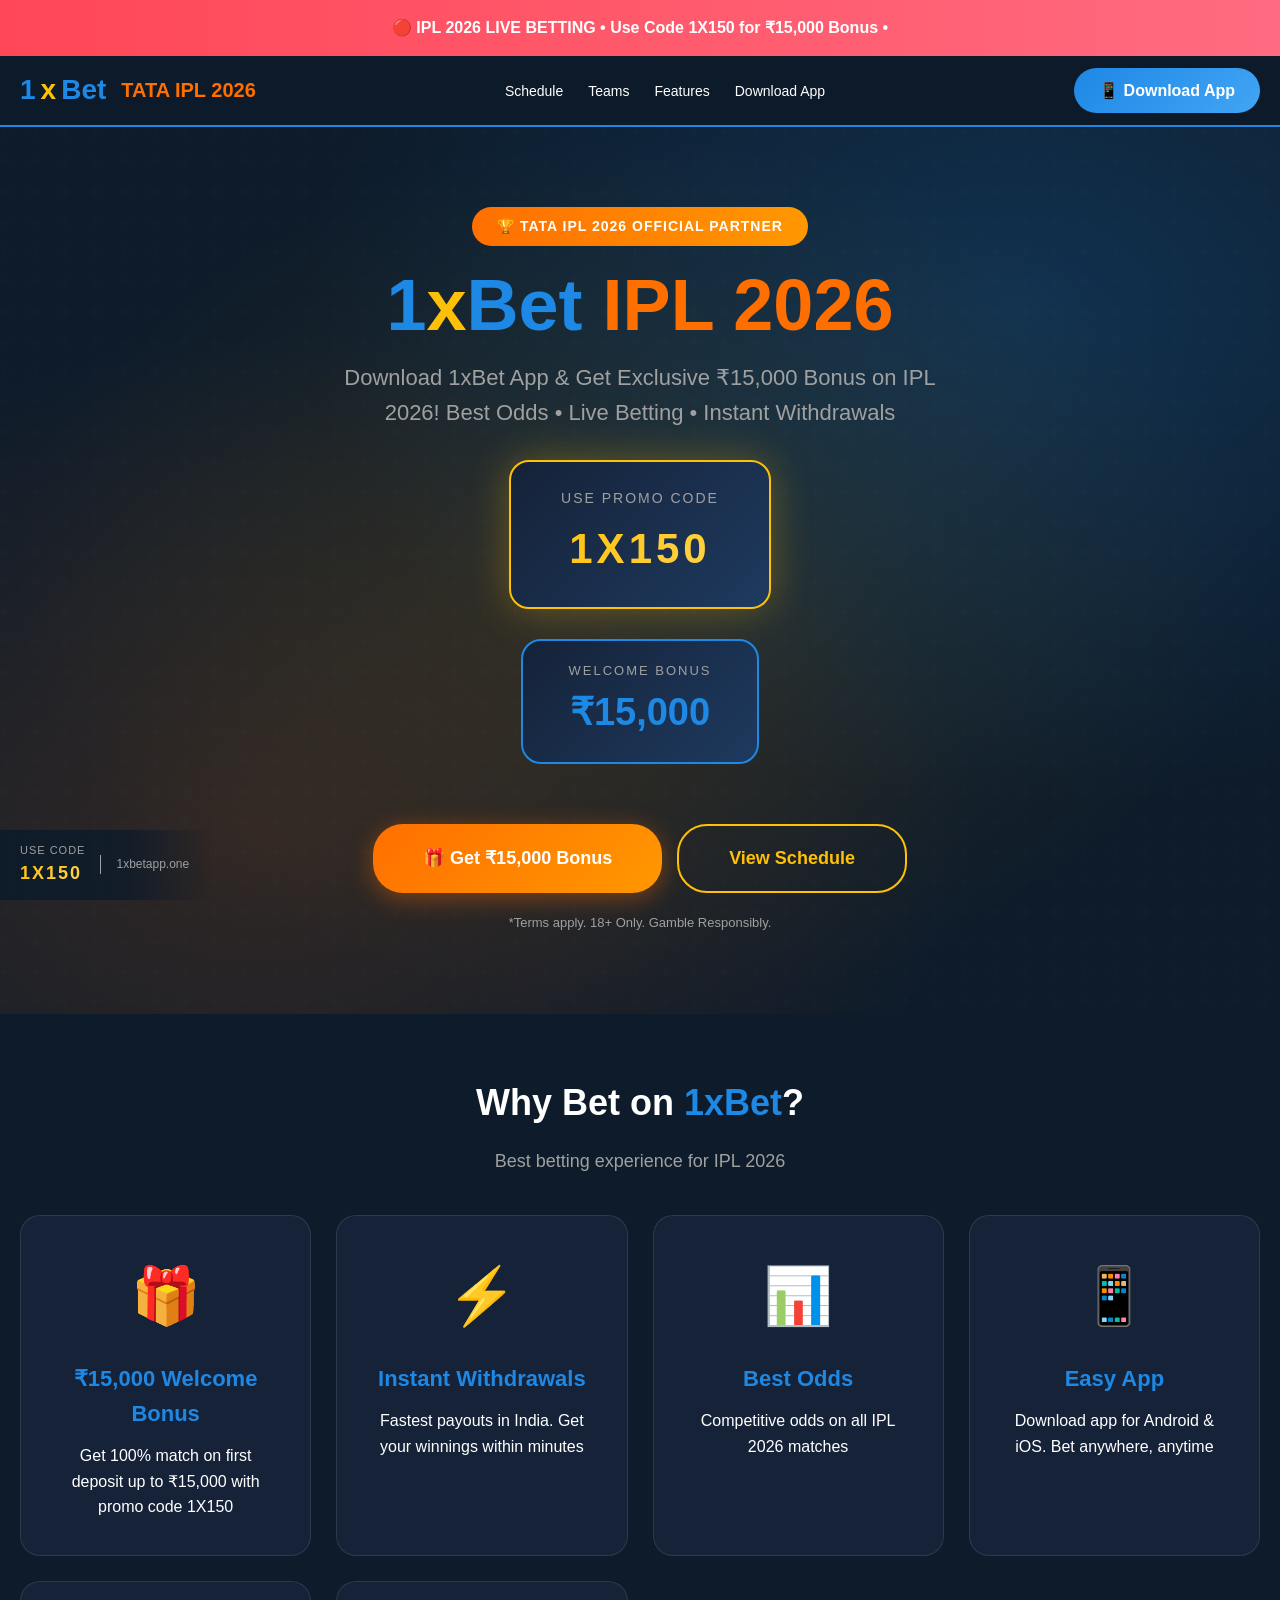
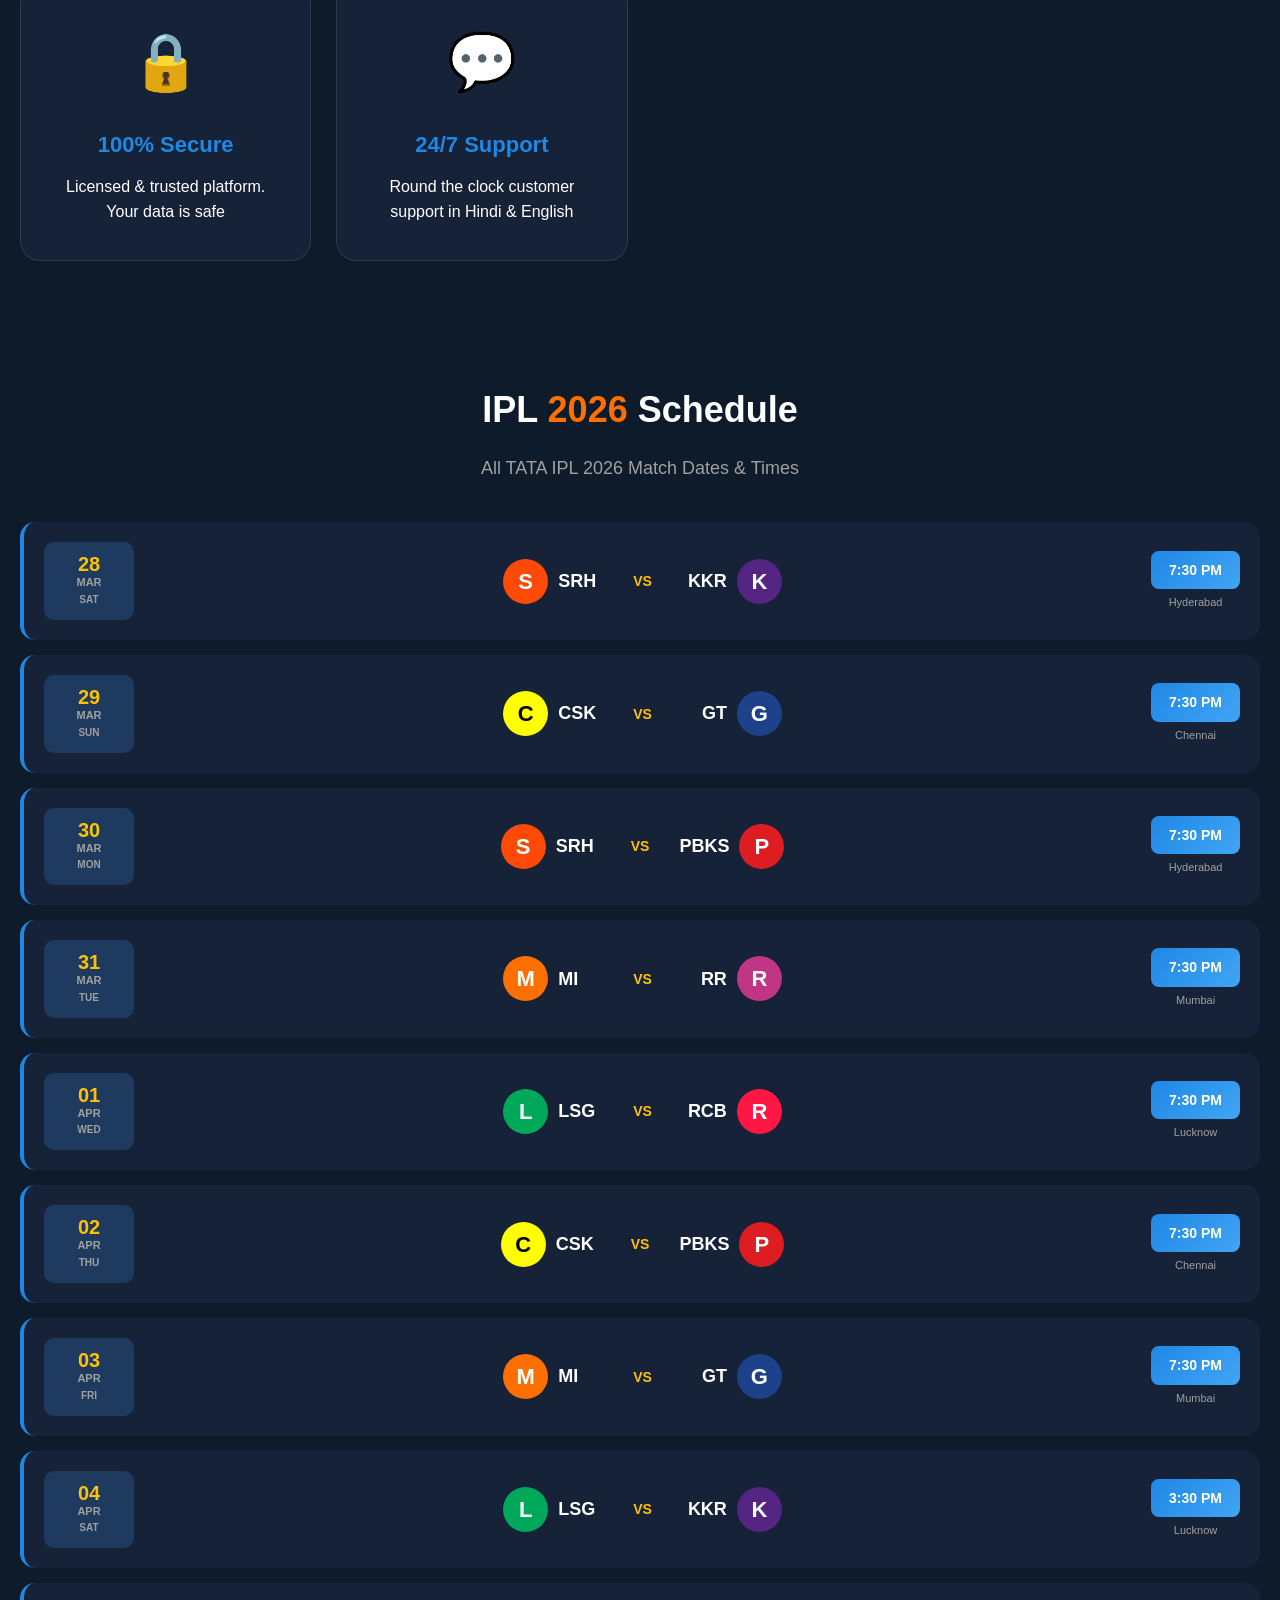
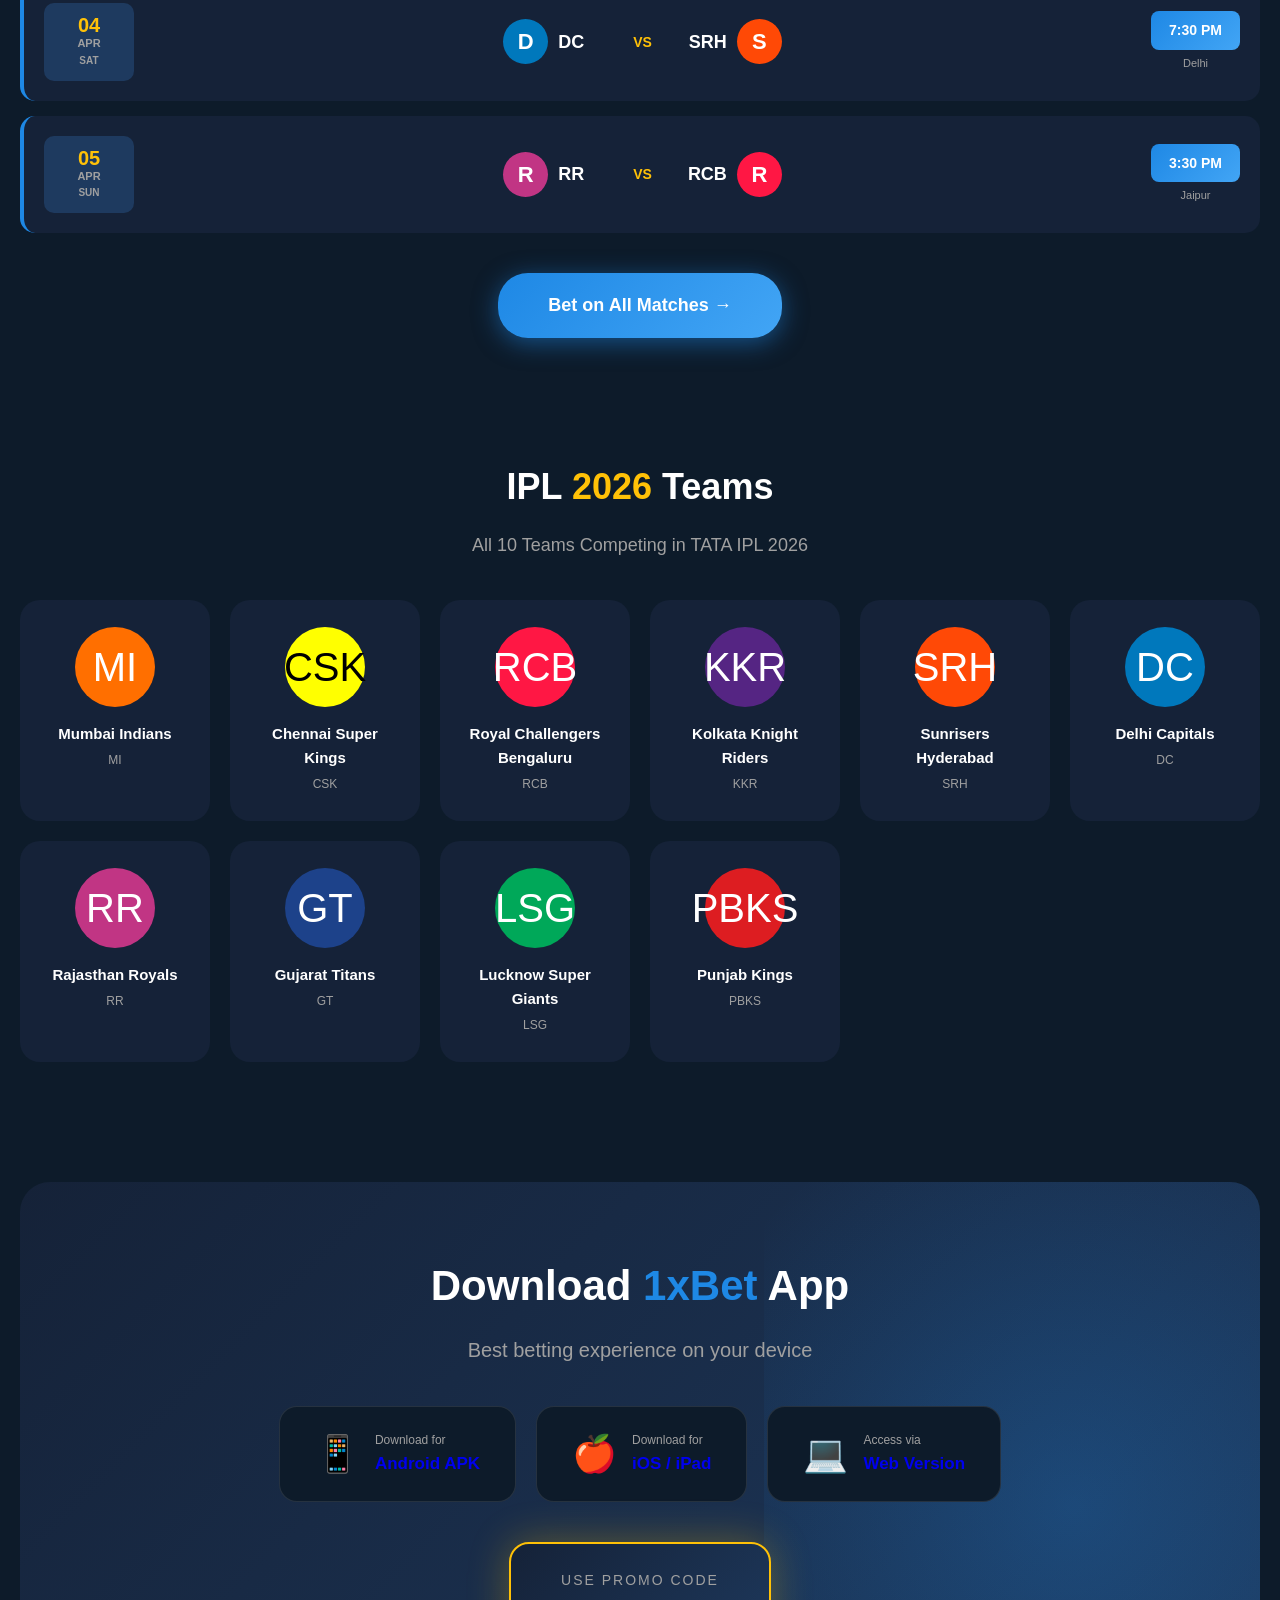
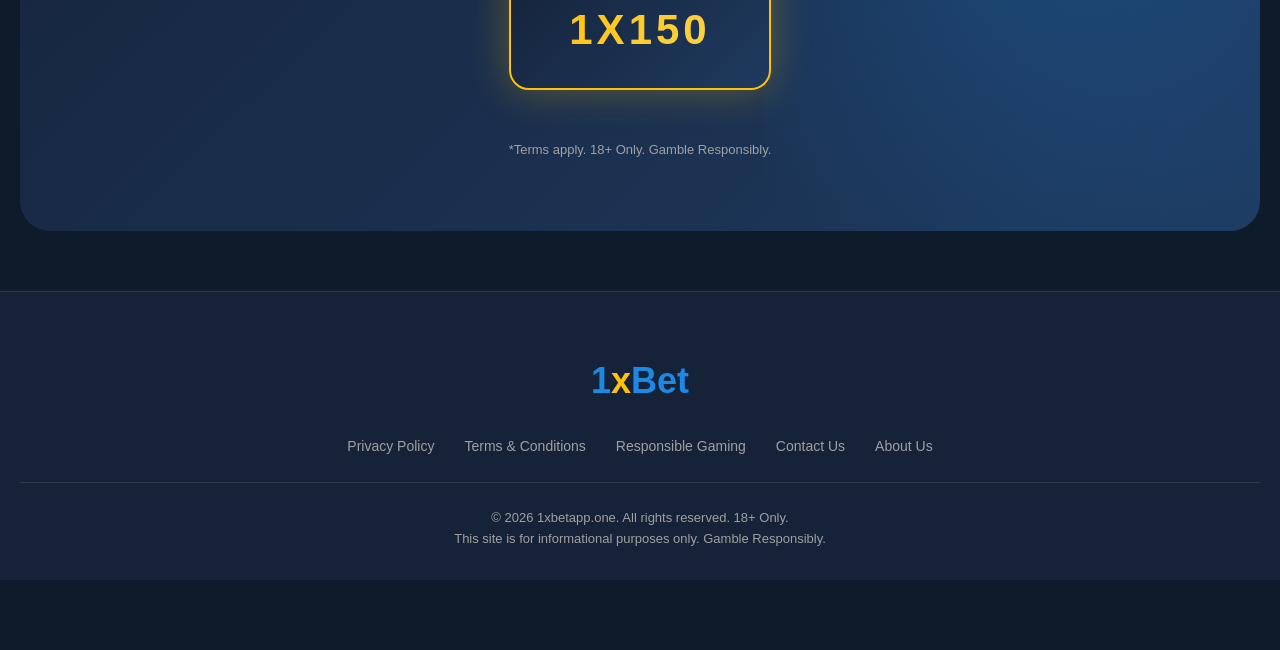
<file: ipl2026/index.html>
<!DOCTYPE html>
<html lang="en">
<head>
    <meta charset="UTF-8">
    <meta name="viewport" content="width=device-width, initial-scale=1.0">

    <!-- SEO - Primary Meta Tags -->
    <title>IPL 2026 | 1xBet App Download | Get ₹15,000 Bonus & Live Betting</title>
    <meta name="title" content="IPL 2026 | 1xBet App Download | Get ₹15,000 Bonus & Live Betting">
    <meta name="description" content="Download 1xBet IPL 2026 app and get exclusive ₹15,000 welcome bonus. Live betting on all IPL 2026 matches, best odds, instant withdrawals. Use promo code 1X150.">
    <meta name="keywords" content="IPL 2026, 1xBet app download, IPL betting, live cricket betting, IPL 2026 schedule, 1xBet promo code, cricket betting app, IPL bonus, TATA IPL 2026">
    <meta name="author" content="1xbetapp.one">
    <meta name="robots" content="index, follow">
    <link rel="canonical" href="https://ipl2026.1xbetapp.one/">

    <!-- Open Graph / Facebook -->
    <meta property="og:type" content="website">
    <meta property="og:url" content="https://ipl2026.1xbetapp.one/">
    <meta property="og:title" content="IPL 2026 | 1xBet App Download | Get ₹15,000 Bonus">
    <meta property="og:description" content="Download 1xBet IPL 2026 app and get exclusive ₹15,000 welcome bonus. Live betting on all IPL matches.">
    <meta property="og:image" content="https://ipl2026.1xbetapp.one/og-image.jpg">
    <meta property="og:site_name" content="1xbetapp.one">

    <!-- Twitter -->
    <meta property="twitter:card" content="summary_large_image">
    <meta property="twitter:url" content="https://ipl2026.1xbetapp.one/">
    <meta property="twitter:title" content="IPL 2026 | 1xBet App Download | Get ₹15,000 Bonus">
    <meta property="twitter:description" content="Download 1xBet IPL 2026 app and get exclusive ₹15,000 welcome bonus. Live betting on all IPL matches.">
    <meta property="twitter:image" content="https://ipl2026.1xbetapp.one/og-image.jpg">

    <!-- Schema Markup - Organization -->
    <script type="application/ld+json">
    {
        "@context": "https://schema.org",
        "@type": "Organization",
        "name": "1xbetapp.one",
        "url": "https://1xbetapp.one",
        "logo": "https://1xbetapp.one/logo.png",
        "sameAs": [
            "https://t.me/India_1xbetofficial"
        ]
    }
    </script>

    <!-- Schema Markup - WebSite -->
    <script type="application/ld+json">
    {
        "@context": "https://schema.org",
        "@type": "WebSite",
        "name": "IPL 2026 Betting - 1xBet",
        "url": "https://ipl2026.1xbetapp.one",
        "potentialAction": {
            "@type": "SearchAction",
            "target": "https://ipl2026.1xbetapp.one/search?q={search_term_string}",
            "query-input": "required name=search_term_string"
        }
    }
    </script>

    <!-- Schema Markup - FAQ -->
    <script type="application/ld+json">
    {
        "@context": "https://schema.org",
        "@type": "FAQPage",
        "mainEntity": [
            {
                "@type": "Question",
                "name": "How to download 1xBet app for IPL 2026?",
                "acceptedAnswer": {
                    "@type": "Answer",
                    "text": "Download the 1xBet app from our page using the download button. Use promo code 1X150 to get ₹15,000 bonus on your first deposit."
                }
            },
            {
                "@type": "Question",
                "name": "What is the promo code for IPL 2026?",
                "acceptedAnswer": {
                    "@type": "Answer",
                    "text": "Use promo code 1X150 to get ₹15,000 welcome bonus on 1xBet app for IPL 2026 betting."
                }
            },
            {
                "@type": "Question",
                "name": "Can I bet live on IPL 2026 matches?",
                "acceptedAnswer": {
                    "@type": "Answer",
                    "text": "Yes! 1xBet offers live betting on all IPL 2026 matches with competitive odds and instant withdrawals."
                }
            }
        ]
    }
    </script>

    <!-- IPL Brand Colors -->
    <style>
        :root {
            /* 1xBet Brand */
            --1xbet-blue: #1E88E5;
            --1xbet-yellow: #FFC107;
            --1xbet-dark: #0D1B2A;
            --1xbet-card: #152238;
            --1xbet-lighter: #1E3A5F;

            /* IPL Team Colors */
            --mi-orange: #FF6F00;
            --csk-yellow: #FFFF00;
            --rcb-red: #FF1744;
            --kkr-purple: #552583;
            --srh-orange: #FF4906;
            --dc-blue: #0078BC;
            --rr-pink: #C13584;
            --gt-blue: #1D428A;
            --lsg-green: #00A859;
            --pbks-red: #DD1D21;

            --text-light: #ffffff;
            --text-muted: #a0a0a0;
            --success: #4CAF50;
            --live-red: #ff4757;
        }

        * { margin: 0; padding: 0; box-sizing: border-box; }

        body {
            font-family: 'Segoe UI', -apple-system, BlinkMacSystemFont, sans-serif;
            background: var(--1xbet-dark);
            color: var(--text-light);
            line-height: 1.6;
            min-height: 100vh;
        }

        /* Header */
        header {
            background: rgba(13, 27, 42, 0.98);
            backdrop-filter: blur(10px);
            padding: 12px 0;
            position: sticky;
            top: 0;
            z-index: 100;
            border-bottom: 2px solid var(--1xbet-blue);
        }

        .header-content {
            max-width: 1400px;
            margin: 0 auto;
            padding: 0 20px;
            display: flex;
            justify-content: space-between;
            align-items: center;
        }

        .logo {
            font-size: 28px;
            font-weight: 900;
            display: flex;
            align-items: center;
            gap: 5px;
        }

        .logo-blue { color: var(--1xbet-blue); }
        .logo-yellow { color: var(--1xbet-yellow); }
        .logo-ipl { color: #FF6F00; font-size: 20px; margin-left: 10px; }

        .nav-links {
            display: flex;
            gap: 25px;
            list-style: none;
            flex-wrap: wrap;
        }

        .nav-links a {
            color: var(--text-light);
            text-decoration: none;
            font-weight: 500;
            transition: color 0.3s;
            font-size: 14px;
        }

        .nav-links a:hover { color: var(--1xbet-yellow); }

        .download-btn {
            background: linear-gradient(135deg, var(--1xbet-blue), #42A5F5);
            color: white;
            padding: 10px 25px;
            border-radius: 25px;
            text-decoration: none;
            font-weight: 600;
            transition: transform 0.3s, box-shadow 0.3s;
        }

        .download-btn:hover {
            transform: scale(1.05);
            box-shadow: 0 5px 20px rgba(30, 136, 229, 0.4);
        }

        /* Hero Section */
        .hero {
            text-align: center;
            padding: 80px 20px;
            background:
                radial-gradient(ellipse at 20% 80%, rgba(255, 111, 0, 0.15) 0%, transparent 50%),
                radial-gradient(ellipse at 80% 20%, rgba(30, 136, 229, 0.2) 0%, transparent 50%),
                radial-gradient(ellipse at 50% 50%, rgba(255, 193, 7, 0.1) 0%, transparent 70%),
                var(--1xbet-dark);
            position: relative;
            overflow: hidden;
        }

        .hero::before {
            content: '';
            position: absolute;
            top: 0;
            left: 0;
            right: 0;
            bottom: 0;
            background: url("data:image/svg+xml,%3Csvg width='60' height='60' viewBox='0 0 60 60' xmlns='http://www.w3.org/2000/svg'%3E%3Cg fill='none' fill-rule='evenodd'%3E%3Cg fill='%23ffffff' fill-opacity='0.02'%3E%3Cpath d='M36 34v-4h-2v4h-4v2h4v4h2v-4h4v-2h-4zm0-30V0h-2v4h-4v2h4v4h2V6h4V4h-4zM6 34v-4H4v4H0v2h4v4h2v-4h4v-2H6zM6 4V0H4v4H0v2h4v4h2V6h4V4H6z'/%3E%3C/g%3E%3C/g%3E%3C/svg%3E");
            opacity: 0.5;
        }

        .hero-content {
            position: relative;
            z-index: 1;
            max-width: 900px;
            margin: 0 auto;
        }

        .hero-badge {
            display: inline-block;
            background: linear-gradient(90deg, #FF6F00, #FF9800);
            color: white;
            padding: 8px 25px;
            border-radius: 50px;
            font-weight: 700;
            font-size: 14px;
            margin-bottom: 20px;
            text-transform: uppercase;
            letter-spacing: 1px;
        }

        .hero h1 {
            font-size: clamp(36px, 8vw, 72px);
            margin-bottom: 15px;
            font-weight: 900;
            line-height: 1.1;
        }

        .hero h1 .blue { color: var(--1xbet-blue); }
        .hero h1 .yellow { color: var(--1xbet-yellow); }
        .hero h1 .orange { color: #FF6F00; }

        .hero .subtitle {
            font-size: 22px;
            color: var(--text-muted);
            margin-bottom: 30px;
            max-width: 600px;
            margin-left: auto;
            margin-right: auto;
        }

        /* Promo Code Box */
        .promo-highlight {
            background: linear-gradient(135deg, var(--1xbet-card), var(--1xbet-lighter));
            border: 2px solid var(--1xbet-yellow);
            border-radius: 20px;
            padding: 25px 50px;
            display: inline-block;
            margin-bottom: 30px;
            box-shadow: 0 0 40px rgba(255, 193, 7, 0.3);
            animation: glow 2s ease-in-out infinite;
        }

        @keyframes glow {
            0%, 100% { box-shadow: 0 0 30px rgba(255, 193, 7, 0.3); }
            50% { box-shadow: 0 0 50px rgba(255, 193, 7, 0.5); }
        }

        .promo-highlight .label {
            font-size: 14px;
            color: var(--text-muted);
            text-transform: uppercase;
            letter-spacing: 2px;
            margin-bottom: 5px;
        }

        .promo-highlight .code {
            font-size: 42px;
            font-weight: 900;
            letter-spacing: 4px;
            background: linear-gradient(135deg, var(--1xbet-yellow), #FFD54F);
            -webkit-background-clip: text;
            -webkit-text-fill-color: transparent;
        }

        .bonus-badge {
            display: inline-block;
            background: linear-gradient(135deg, var(--1xbet-card), var(--1xbet-lighter));
            border: 2px solid var(--1xbet-blue);
            padding: 20px 45px;
            border-radius: 20px;
            margin: 0 15px 30px;
        }

        .bonus-badge .label {
            font-size: 13px;
            color: var(--text-muted);
            text-transform: uppercase;
            letter-spacing: 2px;
        }

        .bonus-badge .amount {
            font-size: 38px;
            font-weight: 900;
            color: var(--1xbet-blue);
        }

        .cta-buttons {
            display: flex;
            gap: 15px;
            justify-content: center;
            flex-wrap: wrap;
            margin-bottom: 20px;
        }

        .btn {
            padding: 18px 50px;
            border-radius: 30px;
            font-size: 18px;
            font-weight: bold;
            text-decoration: none;
            transition: all 0.3s;
            display: inline-flex;
            align-items: center;
            gap: 10px;
        }

        .btn-primary {
            background: linear-gradient(135deg, var(--1xbet-blue), #42A5F5);
            color: white;
            box-shadow: 0 5px 25px rgba(30, 136, 229, 0.5);
        }

        .btn-primary:hover {
            transform: translateY(-3px);
            box-shadow: 0 15px 40px rgba(30, 136, 229, 0.6);
        }

        .btn-secondary {
            background: transparent;
            border: 2px solid var(--1xbet-yellow);
            color: var(--1xbet-yellow);
        }

        .btn-secondary:hover {
            background: var(--1xbet-yellow);
            color: var(--1xbet-dark);
        }

        .btn-cta {
            background: linear-gradient(135deg, #FF6F00, #FF9800);
            color: white;
            box-shadow: 0 5px 25px rgba(255, 111, 0, 0.4);
        }

        .btn-cta:hover {
            transform: translateY(-3px);
            box-shadow: 0 15px 40px rgba(255, 111, 0, 0.5);
        }

        /* Live Banner */
        .live-banner {
            background: linear-gradient(90deg, var(--live-red), #ff6b81);
            padding: 15px;
            text-align: center;
            font-weight: bold;
            animation: pulse 2s infinite;
            font-size: 16px;
        }

        @keyframes pulse {
            0%, 100% { opacity: 1; }
            50% { opacity: 0.85; }
        }

        /* Section Styles */
        .section {
            max-width: 1400px;
            margin: 0 auto;
            padding: 60px 20px;
        }

        .section-title {
            text-align: center;
            font-size: 36px;
            margin-bottom: 15px;
            font-weight: 800;
        }

        .section-subtitle {
            text-align: center;
            color: var(--text-muted);
            font-size: 18px;
            margin-bottom: 40px;
        }

        .section-title .blue { color: var(--1xbet-blue); }
        .section-title .yellow { color: var(--1xbet-yellow); }
        .section-title .orange { color: #FF6F00; }

        /* Schedule */
        .schedule-filters {
            display: flex;
            justify-content: center;
            gap: 10px;
            margin-bottom: 30px;
            flex-wrap: wrap;
        }

        .filter-btn {
            background: var(--1xbet-card);
            border: 1px solid var(--1xbet-blue);
            color: var(--text-light);
            padding: 10px 20px;
            border-radius: 25px;
            cursor: pointer;
            transition: all 0.3s;
            font-size: 14px;
        }

        .filter-btn.active, .filter-btn:hover {
            background: var(--1xbet-blue);
            color: white;
        }

        .schedule-grid {
            display: grid;
            gap: 15px;
        }

        .match-card {
            background: var(--1xbet-card);
            border-radius: 15px;
            padding: 20px;
            display: flex;
            align-items: center;
            justify-content: space-between;
            border-left: 4px solid var(--1xbet-blue);
            transition: all 0.3s;
            flex-wrap: wrap;
            gap: 15px;
        }

        .match-card:hover {
            transform: translateX(5px);
            border-left-color: var(--1xbet-yellow);
            box-shadow: 0 5px 25px rgba(0,0,0,0.3);
        }

        .match-card.live {
            border-left-color: var(--live-red);
            background: linear-gradient(90deg, rgba(255,71,87,0.1), var(--1xbet-card));
        }

        .match-date {
            background: var(--1xbet-lighter);
            padding: 12px 18px;
            border-radius: 10px;
            font-size: 14px;
            font-weight: 600;
            text-align: center;
            min-width: 90px;
        }

        .match-date .day { color: var(--1xbet-yellow); font-size: 20px; line-height: 1; }
        .match-date .month { font-size: 11px; color: var(--text-muted); text-transform: uppercase; }
        .match-date .weekday { font-size: 10px; color: var(--text-muted); }

        .match-teams {
            display: flex;
            align-items: center;
            gap: 20px;
            flex: 1;
            justify-content: center;
            min-width: 250px;
        }

        .team {
            font-size: 18px;
            font-weight: 700;
            display: flex;
            align-items: center;
            gap: 10px;
            min-width: 100px;
        }

        .team-right {
            justify-content: flex-end;
        }

        .team-icon {
            width: 45px;
            height: 45px;
            border-radius: 50%;
            display: flex;
            align-items: center;
            justify-content: center;
            font-size: 22px;
            font-weight: bold;
            color: white;
        }

        .vs {
            color: var(--1xbet-yellow);
            font-weight: 900;
            font-size: 14px;
            padding: 0 10px;
        }

        .match-info {
            display: flex;
            flex-direction: column;
            align-items: center;
            gap: 5px;
        }

        .match-time {
            background: linear-gradient(135deg, var(--1xbet-blue), #42A5F5);
            padding: 8px 18px;
            border-radius: 8px;
            font-weight: 600;
            font-size: 14px;
        }

        .match-venue {
            font-size: 11px;
            color: var(--text-muted);
            text-align: center;
        }

        .match-status {
            background: var(--live-red);
            padding: 5px 12px;
            border-radius: 5px;
            font-size: 11px;
            font-weight: bold;
        }

        /* Teams Grid */
        .teams-grid {
            display: grid;
            grid-template-columns: repeat(auto-fill, minmax(180px, 1fr));
            gap: 20px;
        }

        .team-card {
            background: var(--1xbet-card);
            border-radius: 20px;
            padding: 25px;
            text-align: center;
            transition: all 0.3s;
            border: 2px solid transparent;
            cursor: pointer;
        }

        .team-card:hover {
            transform: translateY(-8px);
            border-color: var(--1xbet-blue);
            box-shadow: 0 15px 40px rgba(30, 136, 229, 0.2);
        }

        .team-logo {
            width: 80px;
            height: 80px;
            border-radius: 50%;
            display: flex;
            align-items: center;
            justify-content: center;
            font-size: 40px;
            margin: 0 auto 15px;
        }

        .team-name {
            font-weight: 700;
            font-size: 15px;
            margin-bottom: 5px;
        }

        .team-short {
            font-size: 12px;
            color: var(--text-muted);
        }

        /* Features */
        .features-grid {
            display: grid;
            grid-template-columns: repeat(auto-fit, minmax(280px, 1fr));
            gap: 25px;
        }

        .feature-card {
            background: var(--1xbet-card);
            padding: 35px;
            border-radius: 20px;
            text-align: center;
            border: 1px solid rgba(255,255,255,0.1);
            transition: all 0.3s;
        }

        .feature-card:hover {
            transform: translateY(-8px);
            border-color: var(--1xbet-blue);
        }

        .feature-icon {
            font-size: 56px;
            margin-bottom: 20px;
        }

        .feature-card h3 {
            color: var(--1xbet-blue);
            margin-bottom: 12px;
            font-size: 22px;
        }

        /* App Section */
        .app-section {
            background: linear-gradient(135deg, var(--1xbet-card), var(--1xbet-lighter));
            border-radius: 30px;
            padding: 70px;
            text-align: center;
            position: relative;
            overflow: hidden;
        }

        .app-section::before {
            content: '';
            position: absolute;
            top: -30%;
            right: -10%;
            width: 50%;
            height: 160%;
            background: radial-gradient(circle, rgba(30, 136, 229, 0.25) 0%, transparent 70%);
        }

        .app-content {
            position: relative;
            z-index: 1;
        }

        .app-title {
            font-size: 42px;
            font-weight: 900;
            margin-bottom: 15px;
        }

        .app-title .blue { color: var(--1xbet-blue); }

        .app-subtitle {
            color: var(--text-muted);
            font-size: 20px;
            margin-bottom: 40px;
        }

        .app-buttons {
            display: flex;
            gap: 20px;
            justify-content: center;
            flex-wrap: wrap;
        }

        .app-btn {
            display: flex;
            align-items: center;
            gap: 15px;
            background: var(--1xbet-dark);
            padding: 18px 35px;
            border-radius: 18px;
            text-decoration: none;
            transition: all 0.3s;
            border: 1px solid rgba(255,255,255,0.1);
            min-width: 200px;
        }

        .app-btn:hover {
            transform: scale(1.05);
            border-color: var(--1xbet-blue);
            box-shadow: 0 10px 30px rgba(0,0,0,0.3);
        }

        .app-btn-icon {
            font-size: 36px;
        }

        .app-btn-text {
            text-align: left;
        }

        .app-btn-text small {
            display: block;
            font-size: 12px;
            color: var(--text-muted);
        }

        .app-btn-text strong {
            font-size: 17px;
        }

        /* Footer */
        footer {
            background: var(--1xbet-card);
            padding: 60px 20px 30px;
            text-align: center;
            border-top: 1px solid rgba(255,255,255,0.1);
        }

        .footer-logo {
            font-size: 36px;
            font-weight: 900;
            margin-bottom: 20px;
        }

        .footer-links {
            margin: 25px 0;
            display: flex;
            justify-content: center;
            gap: 30px;
            flex-wrap: wrap;
        }

        .footer-links a {
            color: var(--text-muted);
            text-decoration: none;
            font-size: 14px;
        }

        .footer-links a:hover { color: var(--1xbet-blue); }

        .footer-copy {
            color: var(--text-muted);
            font-size: 13px;
            border-top: 1px solid rgba(255,255,255,0.1);
            padding-top: 25px;
            margin-top: 25px;
        }

        /* Branding Footer - Fixed Bottom Left */
        .branding-footer {
            position: fixed;
            bottom: 0;
            left: 0;
            background: linear-gradient(90deg, rgba(13,27,42,0.95) 0%, rgba(13,27,42,0.8) 60%, transparent 100%);
            padding: 12px 20px;
            z-index: 98;
            display: flex;
            align-items: center;
            gap: 15px;
            backdrop-filter: blur(10px);
        }

        .branding-footer .promo-label {
            font-size: 11px;
            color: var(--text-muted);
            text-transform: uppercase;
            letter-spacing: 1px;
        }

        .branding-footer .promo-code {
            font-size: 18px;
            font-weight: 900;
            letter-spacing: 2px;
            background: linear-gradient(135deg, var(--1xbet-yellow), #FFD54F);
            -webkit-background-clip: text;
            -webkit-text-fill-color: transparent;
        }

        .branding-footer .website-name {
            font-size: 12px;
            color: var(--text-muted);
            border-left: 1px solid var(--text-muted);
            padding-left: 15px;
        }

        body { padding-bottom: 70px; }

        /* Mobile */
        .mobile-menu-btn {
            display: none;
            background: none;
            border: none;
            color: white;
            font-size: 24px;
            cursor: pointer;
        }

        @media (max-width: 768px) {
            .nav-links { display: none; }
            .mobile-menu-btn { display: block; }
            .app-section { padding: 40px 20px; }
            .hero h1 { font-size: 36px; }
            .promo-highlight .code { font-size: 32px; }
            .bonus-badge { margin: 0 5px 20px; padding: 15px 25px; }
            .bonus-badge .amount { font-size: 28px; }
            .btn { padding: 15px 30px; font-size: 16px; }
            .match-teams { min-width: auto; }
            .team { font-size: 14px; }
            .team-icon { width: 35px; height: 35px; font-size: 16px; }
        }
    </style>
</head>
<body>
    <!-- Live Banner -->
    <div class="live-banner">
        🔴 IPL 2026 LIVE BETTING • Use Code <strong>1X150</strong> for ₹15,000 Bonus •
    </div>

    <!-- Header -->
    <header>
        <div class="header-content">
            <div class="logo">
                <span class="logo-blue">1</span><span class="logo-yellow">x</span><span class="logo-blue">Bet</span>
                <span class="logo-ipl">TATA IPL 2026</span>
            </div>
            <ul class="nav-links">
                <li><a href="#schedule">Schedule</a></li>
                <li><a href="#teams">Teams</a></li>
                <li><a href="#features">Features</a></li>
                <li><a href="#app">Download App</a></li>
            </ul>
            <a href="#app" class="download-btn">📱 Download App</a>
        </div>
    </header>

    <!-- Hero Section -->
    <section class="hero">
        <div class="hero-content">
            <div class="hero-badge">🏆 TATA IPL 2026 Official Partner</div>

            <h1>
                <span class="blue">1</span><span class="yellow">x</span><span class="blue">Bet</span>
                <span class="orange">IPL 2026</span>
            </h1>
            <p class="subtitle">Download 1xBet App & Get Exclusive ₹15,000 Bonus on IPL 2026! Best Odds • Live Betting • Instant Withdrawals</p>

            <div class="promo-highlight">
                <div class="label">Use Promo Code</div>
                <div class="code">1X150</div>
            </div>

            <div style="margin-bottom: 30px;">
                <div class="bonus-badge">
                    <div class="label">Welcome Bonus</div>
                    <div class="amount">₹15,000</div>
                </div>
            </div>

            <div class="cta-buttons">
                <a href="https://reffpa.com/L?tag=d_5260822m_97c_test&site=5260822&ad=97&r=mobile" class="btn btn-cta" target="_blank" rel="nofollow">🎁 Get ₹15,000 Bonus</a>
                <a href="#schedule" class="btn btn-secondary">View Schedule</a>
            </div>

            <p style="color: var(--text-muted); font-size: 13px; margin-top: 15px;">
                *Terms apply. 18+ Only. Gamble Responsibly.
            </p>
        </div>
    </section>

    <!-- Features Section -->
    <section class="section" id="features">
        <h2 class="section-title">Why Bet on <span class="blue">1xBet</span>?</h2>
        <p class="section-subtitle">Best betting experience for IPL 2026</p>

        <div class="features-grid">
            <div class="feature-card">
                <div class="feature-icon">🎁</div>
                <h3>₹15,000 Welcome Bonus</h3>
                <p>Get 100% match on first deposit up to ₹15,000 with promo code 1X150</p>
            </div>
            <div class="feature-card">
                <div class="feature-icon">⚡</div>
                <h3>Instant Withdrawals</h3>
                <p>Fastest payouts in India. Get your winnings within minutes</p>
            </div>
            <div class="feature-card">
                <div class="feature-icon">📊</div>
                <h3>Best Odds</h3>
                <p>Competitive odds on all IPL 2026 matches</p>
            </div>
            <div class="feature-card">
                <div class="feature-icon">📱</div>
                <h3>Easy App</h3>
                <p>Download app for Android & iOS. Bet anywhere, anytime</p>
            </div>
            <div class="feature-card">
                <div class="feature-icon">🔒</div>
                <h3>100% Secure</h3>
                <p>Licensed & trusted platform. Your data is safe</p>
            </div>
            <div class="feature-card">
                <div class="feature-icon">💬</div>
                <h3>24/7 Support</h3>
                <p>Round the clock customer support in Hindi & English</p>
            </div>
        </div>
    </section>

    <!-- Schedule Section -->
    <section class="section" id="schedule">
        <h2 class="section-title">IPL <span class="orange">2026</span> Schedule</h2>
        <p class="section-subtitle">All TATA IPL 2026 Match Dates & Times</p>

        <div class="schedule-grid">
            <!-- Match 1 -->
            <div class="match-card">
                <div class="match-date">
                    <div class="day">28</div>
                    <div class="month">MAR</div>
                    <div class="weekday">SAT</div>
                </div>
                <div class="match-teams">
                    <div class="team">
                        <div class="team-icon" style="background: var(--srh-orange);">S</div>
                        <span>SRH</span>
                    </div>
                    <span class="vs">VS</span>
                    <div class="team team-right">
                        <span>KKR</span>
                        <div class="team-icon" style="background: var(--kkr-purple);">K</div>
                    </div>
                </div>
                <div class="match-info">
                    <div class="match-time">7:30 PM</div>
                    <div class="match-venue">Hyderabad</div>
                </div>
            </div>

            <!-- Match 2 -->
            <div class="match-card">
                <div class="match-date">
                    <div class="day">29</div>
                    <div class="month">MAR</div>
                    <div class="weekday">SUN</div>
                </div>
                <div class="match-teams">
                    <div class="team">
                        <div class="team-icon" style="background: var(--csk-yellow); color: #000;">C</div>
                        <span>CSK</span>
                    </div>
                    <span class="vs">VS</span>
                    <div class="team team-right">
                        <span>GT</span>
                        <div class="team-icon" style="background: var(--gt-blue);">G</div>
                    </div>
                </div>
                <div class="match-info">
                    <div class="match-time">7:30 PM</div>
                    <div class="match-venue">Chennai</div>
                </div>
            </div>

            <!-- Match 3 -->
            <div class="match-card">
                <div class="match-date">
                    <div class="day">30</div>
                    <div class="month">MAR</div>
                    <div class="weekday">MON</div>
                </div>
                <div class="match-teams">
                    <div class="team">
                        <div class="team-icon" style="background: var(--srh-orange);">S</div>
                        <span>SRH</span>
                    </div>
                    <span class="vs">VS</span>
                    <div class="team team-right">
                        <span>PBKS</span>
                        <div class="team-icon" style="background: var(--pbks-red);">P</div>
                    </div>
                </div>
                <div class="match-info">
                    <div class="match-time">7:30 PM</div>
                    <div class="match-venue">Hyderabad</div>
                </div>
            </div>

            <!-- Match 4 -->
            <div class="match-card">
                <div class="match-date">
                    <div class="day">31</div>
                    <div class="month">MAR</div>
                    <div class="weekday">TUE</div>
                </div>
                <div class="match-teams">
                    <div class="team">
                        <div class="team-icon" style="background: var(--mi-orange);">M</div>
                        <span>MI</span>
                    </div>
                    <span class="vs">VS</span>
                    <div class="team team-right">
                        <span>RR</span>
                        <div class="team-icon" style="background: var(--rr-pink);">R</div>
                    </div>
                </div>
                <div class="match-info">
                    <div class="match-time">7:30 PM</div>
                    <div class="match-venue">Mumbai</div>
                </div>
            </div>

            <!-- Match 5 -->
            <div class="match-card">
                <div class="match-date">
                    <div class="day">01</div>
                    <div class="month">APR</div>
                    <div class="weekday">WED</div>
                </div>
                <div class="match-teams">
                    <div class="team">
                        <div class="team-icon" style="background: var(--lsg-green);">L</div>
                        <span>LSG</span>
                    </div>
                    <span class="vs">VS</span>
                    <div class="team team-right">
                        <span>RCB</span>
                        <div class="team-icon" style="background: var(--rcb-red);">R</div>
                    </div>
                </div>
                <div class="match-info">
                    <div class="match-time">7:30 PM</div>
                    <div class="match-venue">Lucknow</div>
                </div>
            </div>

            <!-- Match 6 -->
            <div class="match-card">
                <div class="match-date">
                    <div class="day">02</div>
                    <div class="month">APR</div>
                    <div class="weekday">THU</div>
                </div>
                <div class="match-teams">
                    <div class="team">
                        <div class="team-icon" style="background: var(--csk-yellow); color: #000;">C</div>
                        <span>CSK</span>
                    </div>
                    <span class="vs">VS</span>
                    <div class="team team-right">
                        <span>PBKS</span>
                        <div class="team-icon" style="background: var(--pbks-red);">P</div>
                    </div>
                </div>
                <div class="match-info">
                    <div class="match-time">7:30 PM</div>
                    <div class="match-venue">Chennai</div>
                </div>
            </div>

            <!-- Match 7 -->
            <div class="match-card">
                <div class="match-date">
                    <div class="day">03</div>
                    <div class="month">APR</div>
                    <div class="weekday">FRI</div>
                </div>
                <div class="match-teams">
                    <div class="team">
                        <div class="team-icon" style="background: var(--mi-orange);">M</div>
                        <span>MI</span>
                    </div>
                    <span class="vs">VS</span>
                    <div class="team team-right">
                        <span>GT</span>
                        <div class="team-icon" style="background: var(--gt-blue);">G</div>
                    </div>
                </div>
                <div class="match-info">
                    <div class="match-time">7:30 PM</div>
                    <div class="match-venue">Mumbai</div>
                </div>
            </div>

            <!-- Match 8 -->
            <div class="match-card">
                <div class="match-date">
                    <div class="day">04</div>
                    <div class="month">APR</div>
                    <div class="weekday">SAT</div>
                </div>
                <div class="match-teams">
                    <div class="team">
                        <div class="team-icon" style="background: var(--lsg-green);">L</div>
                        <span>LSG</span>
                    </div>
                    <span class="vs">VS</span>
                    <div class="team team-right">
                        <span>KKR</span>
                        <div class="team-icon" style="background: var(--kkr-purple);">K</div>
                    </div>
                </div>
                <div class="match-info">
                    <div class="match-time">3:30 PM</div>
                    <div class="match-venue">Lucknow</div>
                </div>
            </div>

            <!-- Match 9 -->
            <div class="match-card">
                <div class="match-date">
                    <div class="day">04</div>
                    <div class="month">APR</div>
                    <div class="weekday">SAT</div>
                </div>
                <div class="match-teams">
                    <div class="team">
                        <div class="team-icon" style="background: var(--dc-blue);">D</div>
                        <span>DC</span>
                    </div>
                    <span class="vs">VS</span>
                    <div class="team team-right">
                        <span>SRH</span>
                        <div class="team-icon" style="background: var(--srh-orange);">S</div>
                    </div>
                </div>
                <div class="match-info">
                    <div class="match-time">7:30 PM</div>
                    <div class="match-venue">Delhi</div>
                </div>
            </div>

            <!-- Match 10 -->
            <div class="match-card">
                <div class="match-date">
                    <div class="day">05</div>
                    <div class="month">APR</div>
                    <div class="weekday">SUN</div>
                </div>
                <div class="match-teams">
                    <div class="team">
                        <div class="team-icon" style="background: var(--rr-pink);">R</div>
                        <span>RR</span>
                    </div>
                    <span class="vs">VS</span>
                    <div class="team team-right">
                        <span>RCB</span>
                        <div class="team-icon" style="background: var(--rcb-red);">R</div>
                    </div>
                </div>
                <div class="match-info">
                    <div class="match-time">3:30 PM</div>
                    <div class="match-venue">Jaipur</div>
                </div>
            </div>
        </div>

        <div style="text-align: center; margin-top: 40px;">
            <a href="#app" class="btn btn-primary">Bet on All Matches →</a>
        </div>
    </section>

    <!-- Teams Section -->
    <section class="section" id="teams">
        <h2 class="section-title">IPL <span class="yellow">2026</span> Teams</h2>
        <p class="section-subtitle">All 10 Teams Competing in TATA IPL 2026</p>

        <div class="teams-grid">
            <div class="team-card">
                <div class="team-logo" style="background: var(--mi-orange);">MI</div>
                <div class="team-name">Mumbai Indians</div>
                <div class="team-short">MI</div>
            </div>
            <div class="team-card">
                <div class="team-logo" style="background: var(--csk-yellow); color: #000;">CSK</div>
                <div class="team-name">Chennai Super Kings</div>
                <div class="team-short">CSK</div>
            </div>
            <div class="team-card">
                <div class="team-logo" style="background: var(--rcb-red);">RCB</div>
                <div class="team-name">Royal Challengers Bengaluru</div>
                <div class="team-short">RCB</div>
            </div>
            <div class="team-card">
                <div class="team-logo" style="background: var(--kkr-purple);">KKR</div>
                <div class="team-name">Kolkata Knight Riders</div>
                <div class="team-short">KKR</div>
            </div>
            <div class="team-card">
                <div class="team-logo" style="background: var(--srh-orange);">SRH</div>
                <div class="team-name">Sunrisers Hyderabad</div>
                <div class="team-short">SRH</div>
            </div>
            <div class="team-card">
                <div class="team-logo" style="background: var(--dc-blue);">DC</div>
                <div class="team-name">Delhi Capitals</div>
                <div class="team-short">DC</div>
            </div>
            <div class="team-card">
                <div class="team-logo" style="background: var(--rr-pink);">RR</div>
                <div class="team-name">Rajasthan Royals</div>
                <div class="team-short">RR</div>
            </div>
            <div class="team-card">
                <div class="team-logo" style="background: var(--gt-blue);">GT</div>
                <div class="team-name">Gujarat Titans</div>
                <div class="team-short">GT</div>
            </div>
            <div class="team-card">
                <div class="team-logo" style="background: var(--lsg-green);">LSG</div>
                <div class="team-name">Lucknow Super Giants</div>
                <div class="team-short">LSG</div>
            </div>
            <div class="team-card">
                <div class="team-logo" style="background: var(--pbks-red);">PBKS</div>
                <div class="team-name">Punjab Kings</div>
                <div class="team-short">PBKS</div>
            </div>
        </div>
    </section>

    <!-- App Download Section -->
    <section class="section" id="app">
        <div class="app-section">
            <div class="app-content">
                <h2 class="app-title">Download <span class="blue">1xBet</span> App</h2>
                <p class="app-subtitle">Best betting experience on your device</p>

                <div class="app-buttons">
                    <a href="https://reffpa.com/L?tag=d_5260822m_97c_test&site=5260822&ad=97&r=mobile" class="app-btn" target="_blank" rel="nofollow">
                        <div class="app-btn-icon">📱</div>
                        <div class="app-btn-text">
                            <small>Download for</small>
                            <strong>Android APK</strong>
                        </div>
                    </a>
                    <a href="https://reffpa.com/L?tag=d_5260822m_97c_test&site=5260822&ad=97&r=mobile" class="app-btn" target="_blank" rel="nofollow">
                        <div class="app-btn-icon">🍎</div>
                        <div class="app-btn-text">
                            <small>Download for</small>
                            <strong>iOS / iPad</strong>
                        </div>
                    </a>
                    <a href="https://reffpa.com/L?tag=d_5260822m_97c_test&site=5260822&ad=97&r=mobile" class="app-btn" target="_blank" rel="nofollow">
                        <div class="app-btn-icon">💻</div>
                        <div class="app-btn-text">
                            <small>Access via</small>
                            <strong>Web Version</strong>
                        </div>
                    </a>
                </div>

                <div class="promo-highlight" style="margin-top: 40px;">
                    <div class="label">Use Promo Code</div>
                    <div class="code">1X150</div>
                </div>

                <p style="color: var(--text-muted); font-size: 13px; margin-top: 20px;">
                    *Terms apply. 18+ Only. Gamble Responsibly.
                </p>
            </div>
        </div>
    </section>

    <!-- Footer -->
    <footer>
        <div class="footer-logo">
            <span class="logo-blue">1</span><span class="logo-yellow">x</span><span class="logo-blue">Bet</span>
        </div>
        <div class="footer-links">
            <a href="#">Privacy Policy</a>
            <a href="#">Terms & Conditions</a>
            <a href="#">Responsible Gaming</a>
            <a href="#">Contact Us</a>
            <a href="#">About Us</a>
        </div>
        <p class="footer-copy">
            &copy; 2026 1xbetapp.one. All rights reserved. 18+ Only.<br>
            This site is for informational purposes only. Gamble Responsibly.
        </p>
    </footer>

    <!-- Branding Footer - Fixed Bottom Left -->
    <div class="branding-footer">
        <div>
            <div class="promo-label">Use Code</div>
            <div class="promo-code">1X150</div>
        </div>
        <div class="website-name">1xbetapp.one</div>
    </div>
</body>
</html>
</file>
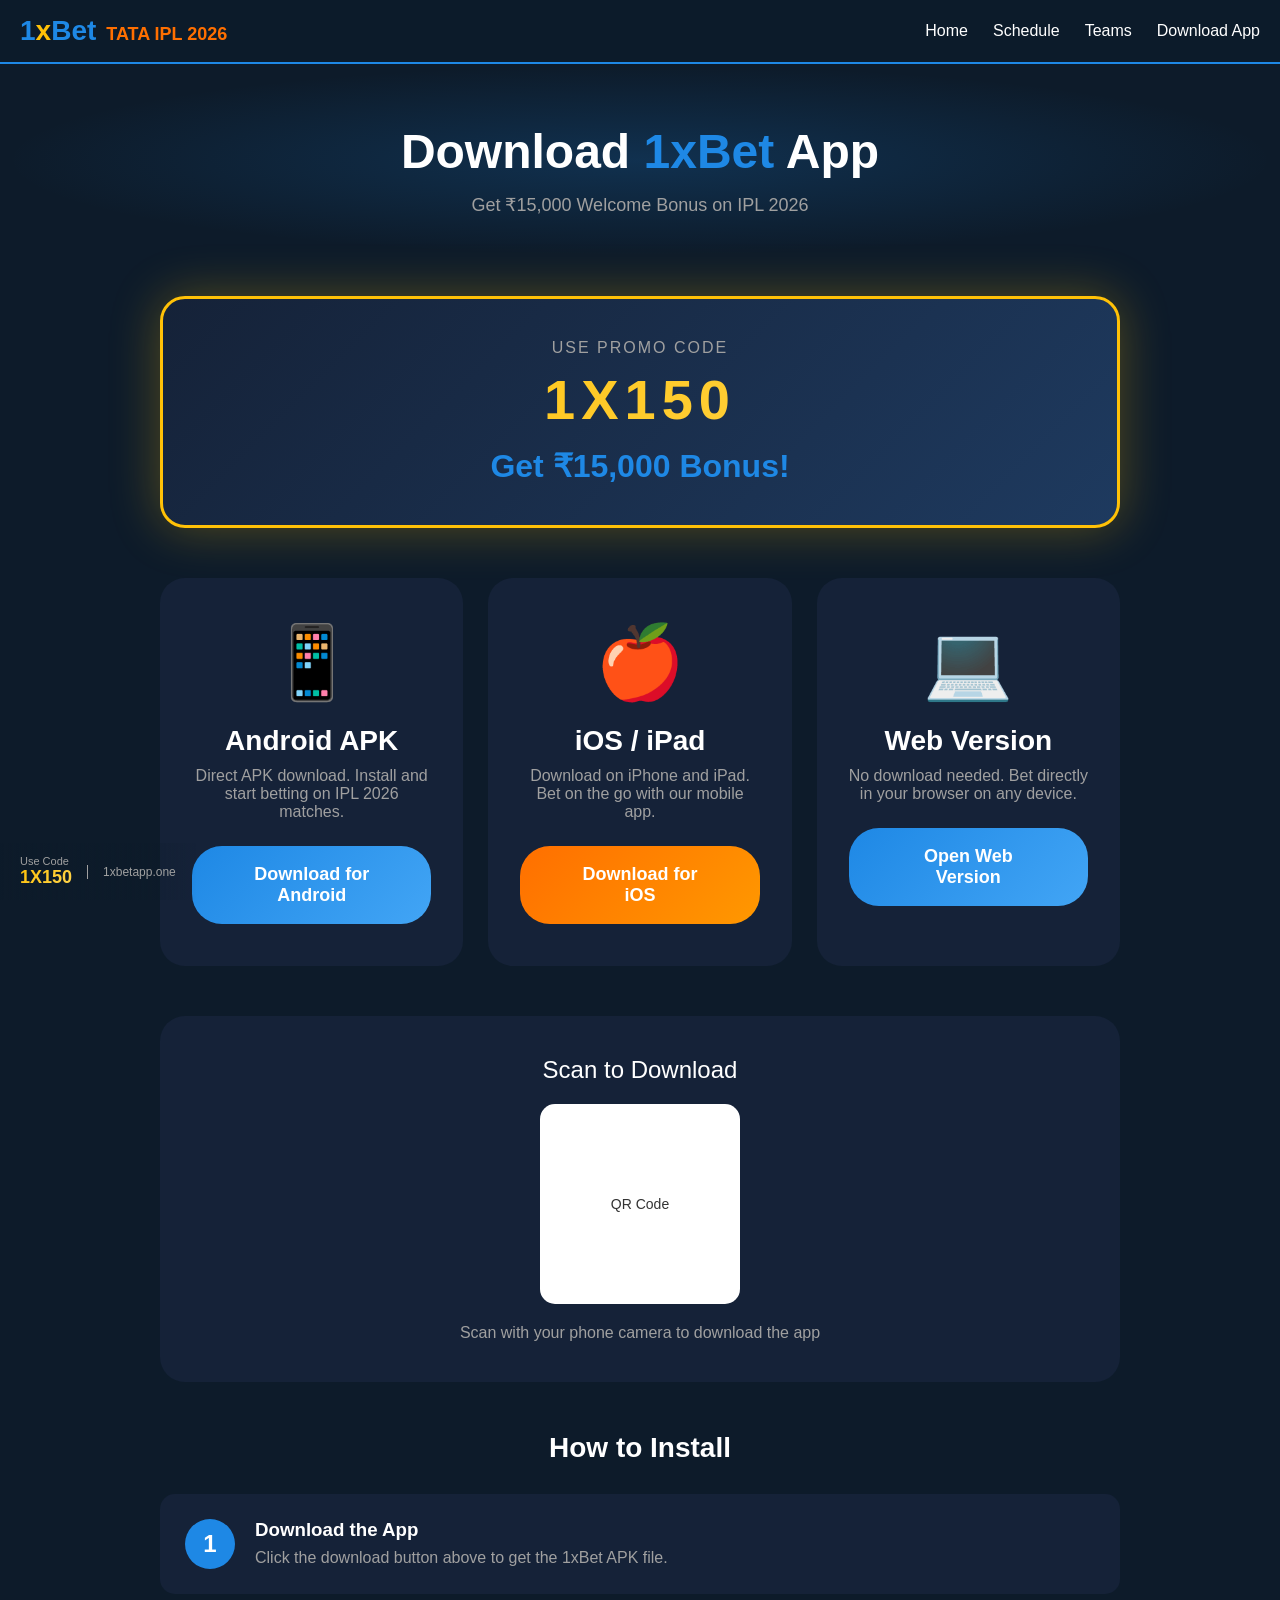
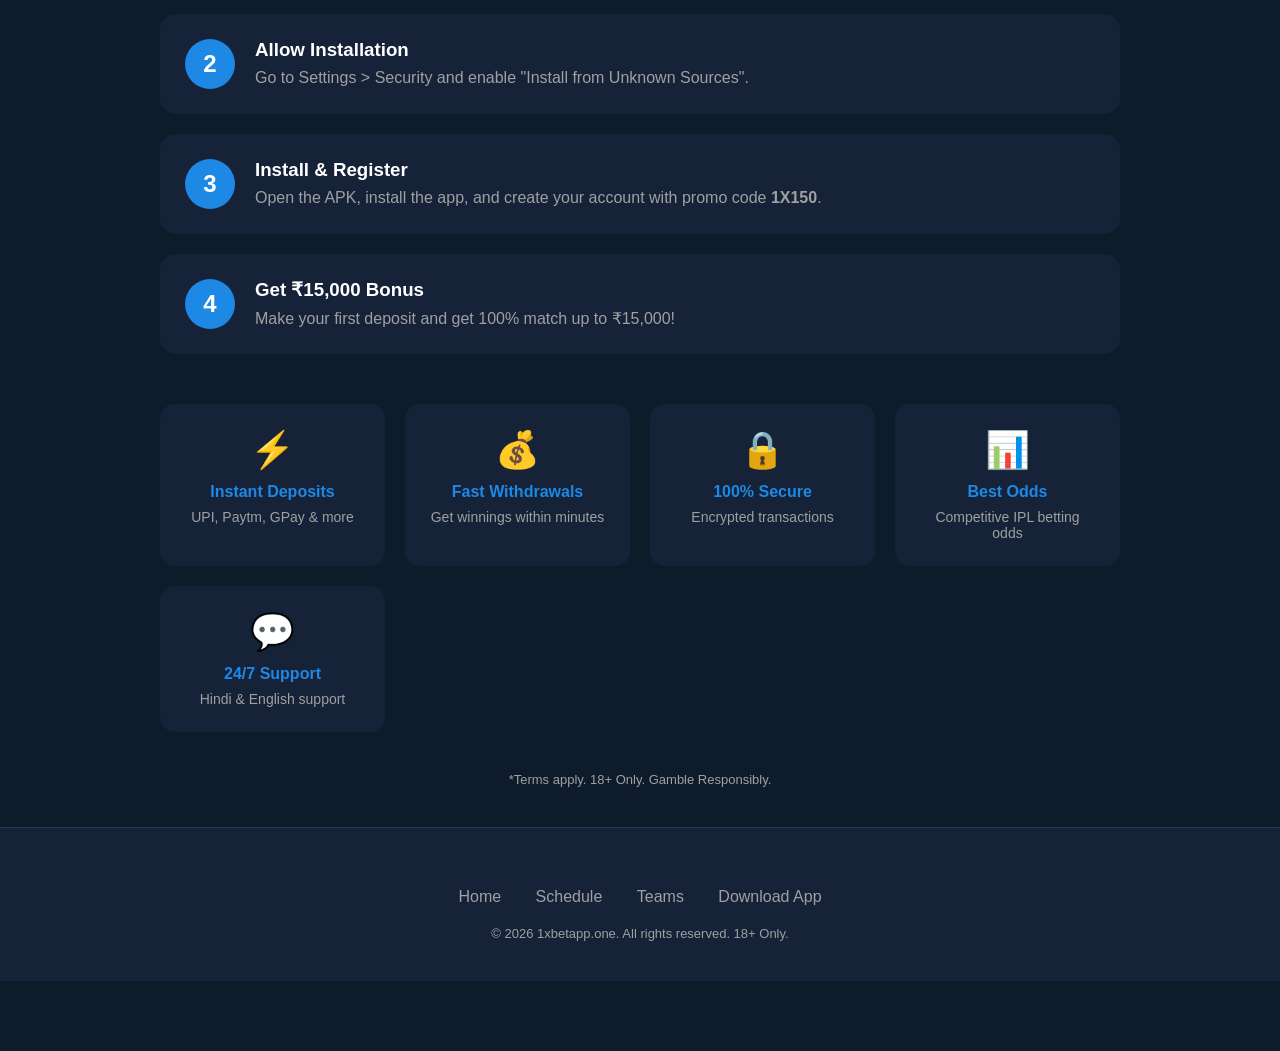
<file: ipl2026/app.html>
<!DOCTYPE html>
<html lang="en">
<head>
    <meta charset="UTF-8">
    <meta name="viewport" content="width=device-width, initial-scale=1.0">

    <!-- SEO -->
    <title>1xBet App Download | IPL 2026 | Get ₹15,000 Bonus</title>
    <meta name="description" content="Download 1xBet app for Android & iOS. Use promo code 1X150 and get ₹15,000 welcome bonus on IPL 2026. Start betting now!">
    <meta name="keywords" content="1xBet app download, 1xBet APK, 1xBet iOS, 1xBet mobile app, IPL 2026 betting app">
    <link rel="canonical" href="https://ipl2026.1xbetapp.one/app.html">

    <!-- Schema -->
    <script type="application/ld+json">
    {
        "@context": "https://schema.org",
        "@type": "WebPage",
        "name": "1xBet App Download - IPL 2026",
        "description": "Download 1xBet app and get ₹15,000 bonus",
        "url": "https://ipl2026.1xbetapp.one/app.html"
    }
    </script>

    <style>
        :root {
            --1xbet-blue: #1E88E5;
            --1xbet-yellow: #FFC107;
            --1xbet-dark: #0D1B2A;
            --1xbet-card: #152238;
            --1xbet-lighter: #1E3A5F;
            --text-light: #ffffff;
            --text-muted: #a0a0a0;
            --orange: #FF6F00;
        }

        * { margin: 0; padding: 0; box-sizing: border-box; }
        body { font-family: 'Segoe UI', sans-serif; background: var(--1xbet-dark); color: var(--text-light); }

        header { background: rgba(13,27,42,0.98); padding: 15px 0; border-bottom: 2px solid var(--1xbet-blue); }
        .header-content { max-width: 1400px; margin: 0 auto; padding: 0 20px; display: flex; justify-content: space-between; align-items: center; }
        .logo { font-size: 28px; font-weight: 900; }
        .logo-blue { color: var(--1xbet-blue); }
        .logo-yellow { color: var(--1xbet-yellow); }
        .logo-ipl { color: var(--orange); font-size: 18px; margin-left: 10px; }
        .nav-links { display: flex; gap: 25px; list-style: none; }
        .nav-links a { color: var(--text-light); text-decoration: none; font-weight: 500; }
        .nav-links a:hover { color: var(--1xbet-yellow); }

        .page-header { text-align: center; padding: 60px 20px 40px; background: radial-gradient(ellipse at 50% 50%, rgba(30,136,229,0.2) 0%, transparent 70%); }
        .page-header h1 { font-size: 48px; margin-bottom: 15px; }
        .page-header h1 .blue { color: var(--1xbet-blue); }
        .page-header p { color: var(--text-muted); font-size: 18px; }

        .container { max-width: 1000px; margin: 0 auto; padding: 40px 20px; }

        /* Promo Code Box */
        .promo-box {
            background: linear-gradient(135deg, var(--1xbet-card), var(--1xbet-lighter));
            border: 3px solid var(--1xbet-yellow);
            border-radius: 25px;
            padding: 40px;
            text-align: center;
            margin-bottom: 50px;
            box-shadow: 0 0 50px rgba(255, 193, 7, 0.3);
        }

        .promo-box .label { font-size: 16px; color: var(--text-muted); text-transform: uppercase; letter-spacing: 2px; margin-bottom: 10px; }
        .promo-box .code { font-size: 56px; font-weight: 900; letter-spacing: 6px; background: linear-gradient(135deg, var(--1xbet-yellow), #FFD54F); -webkit-background-clip: text; -webkit-text-fill-color: transparent; }
        .promo-box .bonus { font-size: 32px; color: var(--1xbet-blue); font-weight: bold; margin-top: 15px; }

        /* App Options */
        .app-options { display: grid; grid-template-columns: repeat(auto-fit, minmax(280px, 1fr)); gap: 25px; margin-bottom: 50px; }

        .app-card {
            background: var(--1xbet-card);
            border-radius: 25px;
            padding: 40px 30px;
            text-align: center;
            transition: all 0.3s;
            border: 2px solid transparent;
        }

        .app-card:hover { transform: translateY(-10px); border-color: var(--1xbet-blue); box-shadow: 0 20px 50px rgba(30,136,229,0.2); }

        .app-icon { font-size: 72px; margin-bottom: 20px; }
        .app-title { font-size: 28px; font-weight: bold; margin-bottom: 10px; }
        .app-desc { color: var(--text-muted); margin-bottom: 25px; }

        .download-btn {
            display: inline-block;
            background: linear-gradient(135deg, var(--1xbet-blue), #42A5F5);
            color: white;
            padding: 18px 45px;
            border-radius: 30px;
            text-decoration: none;
            font-weight: 700;
            font-size: 18px;
            transition: all 0.3s;
            width: 100%;
        }

        .download-btn:hover { transform: scale(1.05); box-shadow: 0 10px 30px rgba(30,136,229,0.5); }
        .download-btn.orange { background: linear-gradient(135deg, var(--orange), #FF9800); }

        /* QR Code Section */
        .qr-section { background: var(--1xbet-card); border-radius: 25px; padding: 40px; text-align: center; margin-bottom: 50px; }
        .qr-title { font-size: 24px; margin-bottom: 20px; }
        .qr-code { width: 200px; height: 200px; background: white; border-radius: 15px; margin: 0 auto 20px; display: flex; align-items: center; justify-content: center; }
        .qr-code span { font-size: 14px; color: #333; }

        /* Steps */
        .steps-section { margin-bottom: 50px; }
        .steps-title { font-size: 28px; text-align: center; margin-bottom: 30px; }
        .steps { display: grid; gap: 20px; }
        .step { display: flex; align-items: flex-start; gap: 20px; background: var(--1xbet-card); padding: 25px; border-radius: 15px; }
        .step-number { width: 50px; height: 50px; background: var(--1xbet-blue); border-radius: 50%; display: flex; align-items: center; justify-content: center; font-size: 24px; font-weight: bold; flex-shrink: 0; }
        .step-content h3 { margin-bottom: 8px; }
        .step-content p { color: var(--text-muted); }

        /* Features */
        .features-section { display: grid; grid-template-columns: repeat(auto-fit, minmax(200px, 1fr)); gap: 20px; }
        .feature { background: var(--1xbet-card); padding: 25px; border-radius: 15px; text-align: center; }
        .feature-icon { font-size: 36px; margin-bottom: 12px; }
        .feature h4 { color: var(--1xbet-blue); margin-bottom: 8px; }
        .feature p { font-size: 14px; color: var(--text-muted); }

        footer { background: var(--1xbet-card); padding: 40px 20px; text-align: center; border-top: 1px solid rgba(255,255,255,0.1); }
        .footer-links { margin: 20px 0; }
        .footer-links a { color: var(--text-muted); margin: 0 15px; text-decoration: none; }
        .footer-copy { color: var(--text-muted); font-size: 13px; }

        .branding-footer { position: fixed; bottom: 0; left: 0; background: linear-gradient(90deg, rgba(13,27,42,0.95) 0%, transparent 100%); padding: 12px 20px; z-index: 98; display: flex; align-items: center; gap: 15px; }
        .branding-footer .promo-label { font-size: 11px; color: var(--text-muted); }
        .branding-footer .promo-code { font-size: 18px; font-weight: 900; background: linear-gradient(135deg, var(--1xbet-yellow), #FFD54F); -webkit-background-clip: text; -webkit-text-fill-color: transparent; }
        .branding-footer .website-name { font-size: 12px; color: var(--text-muted); border-left: 1px solid var(--text-muted); padding-left: 15px; }
        body { padding-bottom: 70px; }

        @media (max-width: 768px) {
            .nav-links { display: none; }
            .page-header h1 { font-size: 32px; }
            .promo-box .code { font-size: 36px; }
        }
    </style>
</head>
<body>
    <header>
        <div class="header-content">
            <div class="logo"><span class="logo-blue">1</span><span class="logo-yellow">x</span><span class="logo-blue">Bet</span><span class="logo-ipl">TATA IPL 2026</span></div>
            <ul class="nav-links">
                <li><a href="index.html">Home</a></li>
                <li><a href="schedule.html">Schedule</a></li>
                <li><a href="teams.html">Teams</a></li>
                <li><a href="app.html">Download App</a></li>
            </ul>
        </div>
    </header>

    <div class="page-header">
        <h1>Download <span class="blue">1xBet</span> App</h1>
        <p>Get ₹15,000 Welcome Bonus on IPL 2026</p>
    </div>

    <div class="container">
        <!-- Promo Code -->
        <div class="promo-box">
            <div class="label">Use Promo Code</div>
            <div class="code">1X150</div>
            <div class="bonus">Get ₹15,000 Bonus!</div>
        </div>

        <!-- App Options -->
        <div class="app-options">
            <div class="app-card">
                <div class="app-icon">📱</div>
                <div class="app-title">Android APK</div>
                <div class="app-desc">Direct APK download. Install and start betting on IPL 2026 matches.</div>
                <a href="https://reffpa.com/L?tag=d_5260822m_97c_test&site=5260822&ad=97&r=mobile" class="download-btn" target="_blank" rel="nofollow">Download for Android</a>
            </div>

            <div class="app-card">
                <div class="app-icon">🍎</div>
                <div class="app-title">iOS / iPad</div>
                <div class="app-desc">Download on iPhone and iPad. Bet on the go with our mobile app.</div>
                <a href="https://reffpa.com/L?tag=d_5260822m_97c_test&site=5260822&ad=97&r=mobile" class="download-btn orange" target="_blank" rel="nofollow">Download for iOS</a>
            </div>

            <div class="app-card">
                <div class="app-icon">💻</div>
                <div class="app-title">Web Version</div>
                <div class="app-desc">No download needed. Bet directly in your browser on any device.</div>
                <a href="https://reffpa.com/L?tag=d_5260822m_97c_test&site=5260822&ad=97&r=mobile" class="download-btn" target="_blank" rel="nofollow">Open Web Version</a>
            </div>
        </div>

        <!-- QR Code -->
        <div class="qr-section">
            <div class="qr-title">Scan to Download</div>
            <div class="qr-code">
                <span>QR Code</span>
            </div>
            <p style="color: var(--text-muted);">Scan with your phone camera to download the app</p>
        </div>

        <!-- How to Install -->
        <div class="steps-section">
            <h2 class="steps-title">How to Install</h2>
            <div class="steps">
                <div class="step">
                    <div class="step-number">1</div>
                    <div class="step-content">
                        <h3>Download the App</h3>
                        <p>Click the download button above to get the 1xBet APK file.</p>
                    </div>
                </div>
                <div class="step">
                    <div class="step-number">2</div>
                    <div class="step-content">
                        <h3>Allow Installation</h3>
                        <p>Go to Settings > Security and enable "Install from Unknown Sources".</p>
                    </div>
                </div>
                <div class="step">
                    <div class="step-number">3</div>
                    <div class="step-content">
                        <h3>Install & Register</h3>
                        <p>Open the APK, install the app, and create your account with promo code <strong>1X150</strong>.</p>
                    </div>
                </div>
                <div class="step">
                    <div class="step-number">4</div>
                    <div class="step-content">
                        <h3>Get ₹15,000 Bonus</h3>
                        <p>Make your first deposit and get 100% match up to ₹15,000!</p>
                    </div>
                </div>
            </div>
        </div>

        <!-- Features -->
        <div class="features-section">
            <div class="feature">
                <div class="feature-icon">⚡</div>
                <h4>Instant Deposits</h4>
                <p>UPI, Paytm, GPay & more</p>
            </div>
            <div class="feature">
                <div class="feature-icon">💰</div>
                <h4>Fast Withdrawals</h4>
                <p>Get winnings within minutes</p>
            </div>
            <div class="feature">
                <div class="feature-icon">🔒</div>
                <h4>100% Secure</h4>
                <p>Encrypted transactions</p>
            </div>
            <div class="feature">
                <div class="feature-icon">📊</div>
                <h4>Best Odds</h4>
                <p>Competitive IPL betting odds</p>
            </div>
            <div class="feature">
                <div class="feature-icon">💬</div>
                <h4>24/7 Support</h4>
                <p>Hindi & English support</p>
            </div>
        </div>

        <p style="text-align: center; color: var(--text-muted); margin-top: 40px; font-size: 13px;">
            *Terms apply. 18+ Only. Gamble Responsibly.
        </p>
    </div>

    <footer>
        <div class="footer-links">
            <a href="index.html">Home</a>
            <a href="schedule.html">Schedule</a>
            <a href="teams.html">Teams</a>
            <a href="app.html">Download App</a>
        </div>
        <p class="footer-copy">&copy; 2026 1xbetapp.one. All rights reserved. 18+ Only.</p>
    </footer>

    <div class="branding-footer">
        <div>
            <div class="promo-label">Use Code</div>
            <div class="promo-code">1X150</div>
        </div>
        <div class="website-name">1xbetapp.one</div>
    </div>
</body>
</html>
</file>
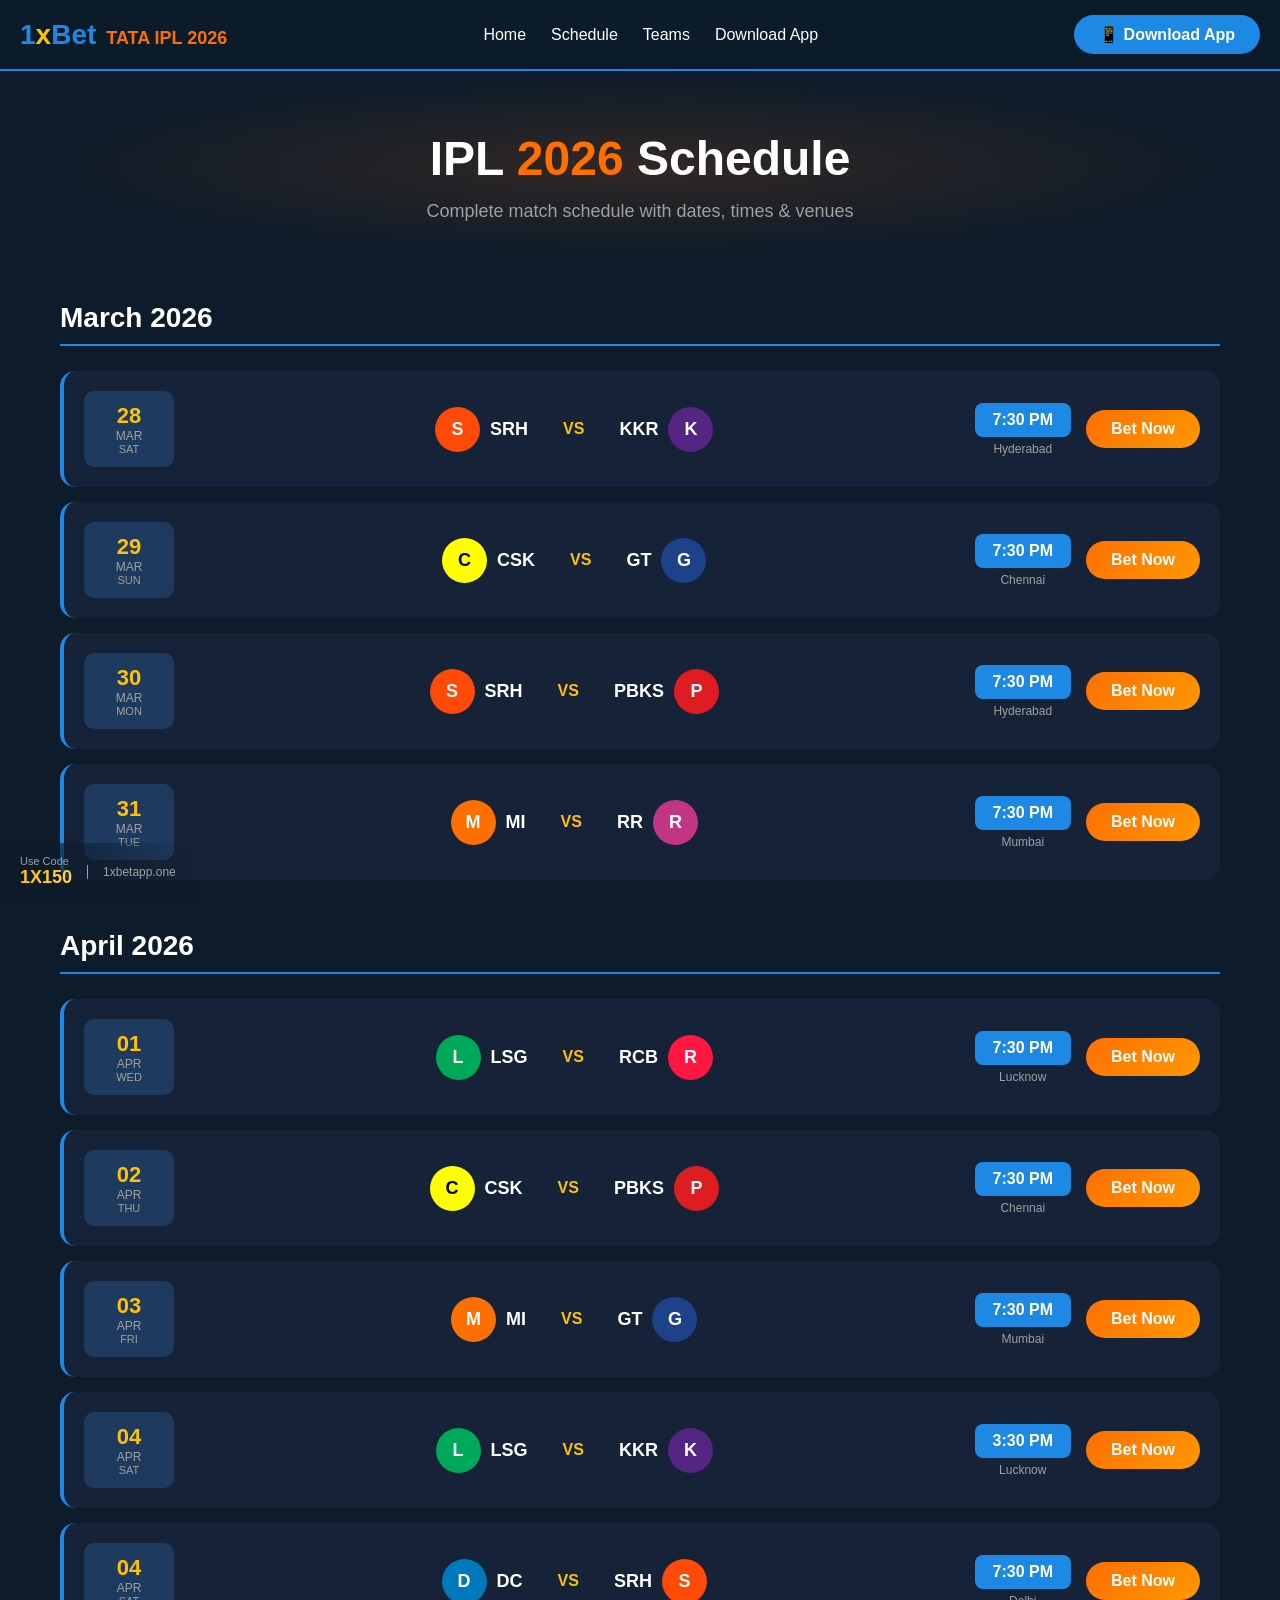
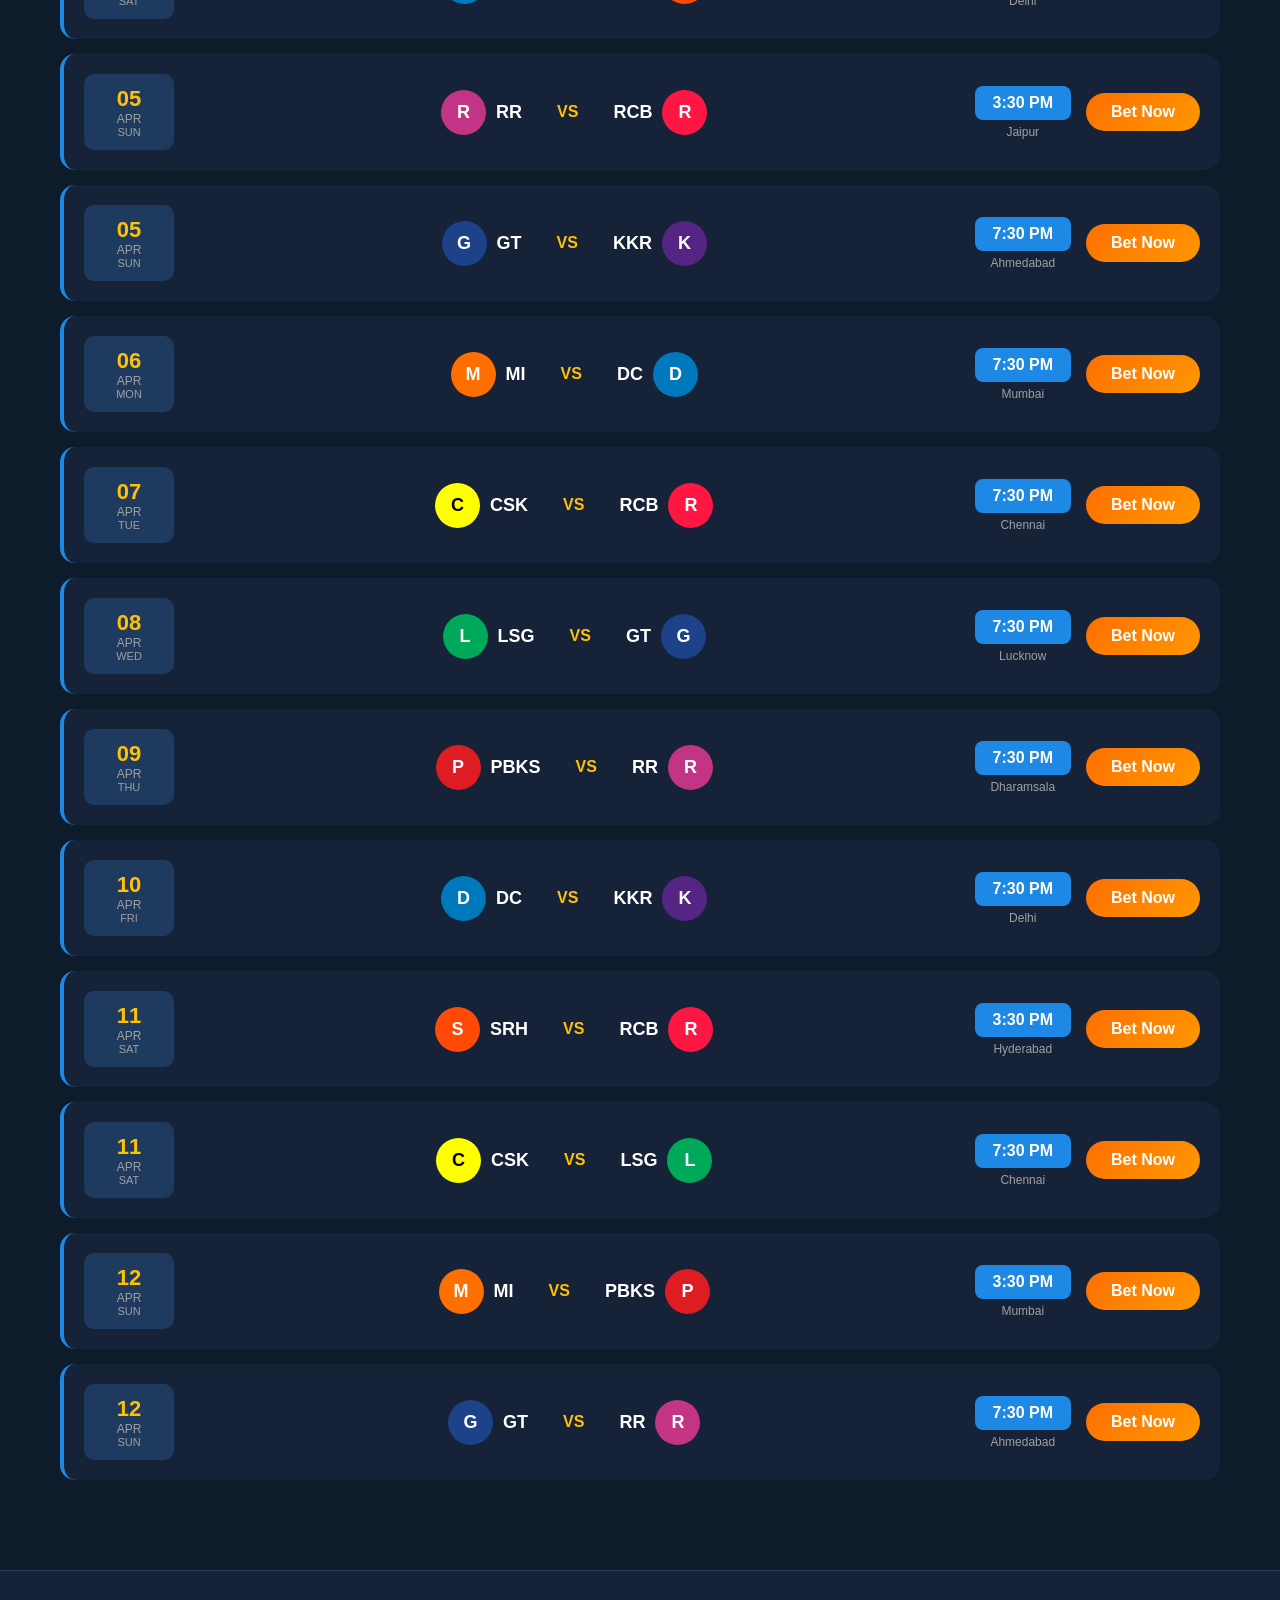
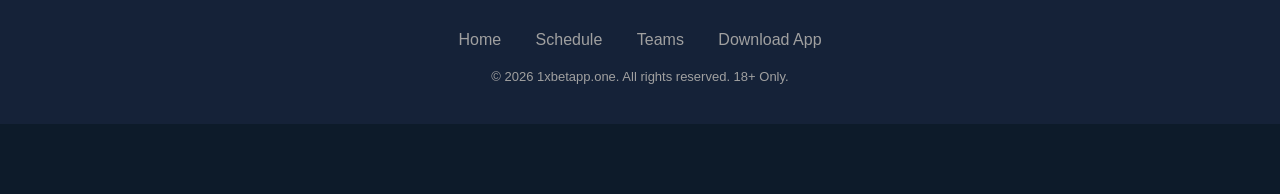
<file: ipl2026/schedule.html>
<!DOCTYPE html>
<html lang="en">
<head>
    <meta charset="UTF-8">
    <meta name="viewport" content="width=device-width, initial-scale=1.0">

    <!-- SEO -->
    <title>IPL 2026 Schedule | All Match Dates, Times & Venues</title>
    <meta name="description" content="Complete TATA IPL 2026 schedule with all match dates, times, and venues. Don't miss any IPL 2026 match - bet with 1xBet.">
    <meta name="keywords" content="IPL 2026 schedule, IPL 2026 match dates, IPL 2026 timings, TATA IPL 2026 fixtures, IPL 2026 venues">
    <link rel="canonical" href="https://ipl2026.1xbetapp.one/schedule.html">

    <!-- Schema -->
    <script type="application/ld+json">
    {
        "@context": "https://schema.org",
        "@type": "WebPage",
        "name": "IPL 2026 Schedule",
        "description": "Complete TATA IPL 2026 match schedule",
        "url": "https://ipl2026.1xbetapp.one/schedule.html"
    }
    </script>

    <style>
        :root {
            --1xbet-blue: #1E88E5;
            --1xbet-yellow: #FFC107;
            --1xbet-dark: #0D1B2A;
            --1xbet-card: #152238;
            --1xbet-lighter: #1E3A5F;
            --mi-orange: #FF6F00;
            --csk-yellow: #FFFF00;
            --rcb-red: #FF1744;
            --kkr-purple: #552583;
            --srh-orange: #FF4906;
            --dc-blue: #0078BC;
            --rr-pink: #C13584;
            --gt-blue: #1D428A;
            --lsg-green: #00A859;
            --pbks-red: #DD1D21;
            --text-light: #ffffff;
            --text-muted: #a0a0a0;
            --orange: #FF6F00;
        }

        * { margin: 0; padding: 0; box-sizing: border-box; }
        body { font-family: 'Segoe UI', sans-serif; background: var(--1xbet-dark); color: var(--text-light); }

        header { background: rgba(13,27,42,0.98); padding: 15px 0; border-bottom: 2px solid var(--1xbet-blue); }
        .header-content { max-width: 1400px; margin: 0 auto; padding: 0 20px; display: flex; justify-content: space-between; align-items: center; }
        .logo { font-size: 28px; font-weight: 900; }
        .logo-blue { color: var(--1xbet-blue); }
        .logo-yellow { color: var(--1xbet-yellow); }
        .logo-ipl { color: var(--orange); font-size: 18px; margin-left: 10px; }
        .nav-links { display: flex; gap: 25px; list-style: none; }
        .nav-links a { color: var(--text-light); text-decoration: none; font-weight: 500; }
        .nav-links a:hover { color: var(--1xbet-yellow); }
        .download-btn { background: var(--1xbet-blue); color: white; padding: 10px 25px; border-radius: 25px; text-decoration: none; font-weight: 600; }

        .page-header { text-align: center; padding: 60px 20px 40px; background: radial-gradient(ellipse at 50% 50%, rgba(255,111,0,0.15) 0%, transparent 70%); }
        .page-header h1 { font-size: 48px; margin-bottom: 15px; }
        .page-header h1 .orange { color: var(--orange); }
        .page-header p { color: var(--text-muted); font-size: 18px; }

        .container { max-width: 1200px; margin: 0 auto; padding: 40px 20px; }

        .month-section { margin-bottom: 50px; }
        .month-title { font-size: 28px; margin-bottom: 25px; padding-bottom: 10px; border-bottom: 2px solid var(--1xbet-blue); }

        .match-card { background: var(--1xbet-card); border-radius: 15px; padding: 20px; display: flex; align-items: center; justify-content: space-between; margin-bottom: 15px; border-left: 4px solid var(--1xbet-blue); flex-wrap: wrap; gap: 15px; }
        .match-card:hover { transform: translateX(5px); border-left-color: var(--orange); }

        .match-date { background: var(--1xbet-lighter); padding: 12px 18px; border-radius: 10px; text-align: center; min-width: 90px; }
        .match-date .day { color: var(--1xbet-yellow); font-size: 22px; font-weight: bold; }
        .match-date .month { font-size: 12px; color: var(--text-muted); }
        .match-date .weekday { font-size: 11px; color: var(--text-muted); }

        .match-teams { display: flex; align-items: center; gap: 20px; flex: 1; justify-content: center; min-width: 300px; }
        .team { font-size: 18px; font-weight: 700; display: flex; align-items: center; gap: 10px; }
        .team-right { justify-content: flex-end; }
        .team-icon { width: 45px; height: 45px; border-radius: 50%; display: flex; align-items: center; justify-content: center; font-size: 18px; font-weight: bold; color: white; }
        .vs { color: var(--1xbet-yellow); font-weight: 900; padding: 0 15px; }

        .match-info { text-align: center; }
        .match-time { background: var(--1xbet-blue); padding: 8px 18px; border-radius: 8px; font-weight: 600; }
        .match-venue { font-size: 12px; color: var(--text-muted); margin-top: 5px; }

        .bet-btn { background: linear-gradient(135deg, var(--orange), #FF9800); color: white; padding: 10px 25px; border-radius: 25px; text-decoration: none; font-weight: 600; }
        .bet-btn:hover { transform: scale(1.05); }

        footer { background: var(--1xbet-card); padding: 40px 20px; text-align: center; border-top: 1px solid rgba(255,255,255,0.1); }
        .footer-links { margin: 20px 0; }
        .footer-links a { color: var(--text-muted); margin: 0 15px; text-decoration: none; }
        .footer-copy { color: var(--text-muted); font-size: 13px; }

        .branding-footer { position: fixed; bottom: 0; left: 0; background: linear-gradient(90deg, rgba(13,27,42,0.95) 0%, transparent 100%); padding: 12px 20px; z-index: 98; display: flex; align-items: center; gap: 15px; }
        .branding-footer .promo-label { font-size: 11px; color: var(--text-muted); }
        .branding-footer .promo-code { font-size: 18px; font-weight: 900; background: linear-gradient(135deg, var(--1xbet-yellow), #FFD54F); -webkit-background-clip: text; -webkit-text-fill-color: transparent; }
        .branding-footer .website-name { font-size: 12px; color: var(--text-muted); border-left: 1px solid var(--text-muted); padding-left: 15px; }
        body { padding-bottom: 70px; }

        @media (max-width: 768px) {
            .nav-links { display: none; }
            .page-header h1 { font-size: 32px; }
            .match-teams { min-width: auto; }
        }
    </style>
</head>
<body>
    <header>
        <div class="header-content">
            <div class="logo"><span class="logo-blue">1</span><span class="logo-yellow">x</span><span class="logo-blue">Bet</span><span class="logo-ipl">TATA IPL 2026</span></div>
            <ul class="nav-links">
                <li><a href="index.html">Home</a></li>
                <li><a href="schedule.html">Schedule</a></li>
                <li><a href="teams.html">Teams</a></li>
                <li><a href="app.html">Download App</a></li>
            </ul>
            <a href="app.html" class="download-btn">📱 Download App</a>
        </div>
    </header>

    <div class="page-header">
        <h1>IPL <span class="orange">2026</span> Schedule</h1>
        <p>Complete match schedule with dates, times & venues</p>
    </div>

    <div class="container">
        <!-- March 2026 -->
        <div class="month-section">
            <h2 class="month-title">March 2026</h2>

            <div class="match-card">
                <div class="match-date"><div class="day">28</div><div class="month">MAR</div><div class="weekday">SAT</div></div>
                <div class="match-teams">
                    <div class="team"><div class="team-icon" style="background: var(--srh-orange);">S</div><span>SRH</span></div>
                    <span class="vs">VS</span>
                    <div class="team team-right"><span>KKR</span><div class="team-icon" style="background: var(--kkr-purple);">K</div></div>
                </div>
                <div class="match-info"><div class="match-time">7:30 PM</div><div class="match-venue">Hyderabad</div></div>
                <a href="app.html" class="bet-btn">Bet Now</a>
            </div>

            <div class="match-card">
                <div class="match-date"><div class="day">29</div><div class="month">MAR</div><div class="weekday">SUN</div></div>
                <div class="match-teams">
                    <div class="team"><div class="team-icon" style="background: var(--csk-yellow); color:#000;">C</div><span>CSK</span></div>
                    <span class="vs">VS</span>
                    <div class="team team-right"><span>GT</span><div class="team-icon" style="background: var(--gt-blue);">G</div></div>
                </div>
                <div class="match-info"><div class="match-time">7:30 PM</div><div class="match-venue">Chennai</div></div>
                <a href="app.html" class="bet-btn">Bet Now</a>
            </div>

            <div class="match-card">
                <div class="match-date"><div class="day">30</div><div class="month">MAR</div><div class="weekday">MON</div></div>
                <div class="match-teams">
                    <div class="team"><div class="team-icon" style="background: var(--srh-orange);">S</div><span>SRH</span></div>
                    <span class="vs">VS</span>
                    <div class="team team-right"><span>PBKS</span><div class="team-icon" style="background: var(--pbks-red);">P</div></div>
                </div>
                <div class="match-info"><div class="match-time">7:30 PM</div><div class="match-venue">Hyderabad</div></div>
                <a href="app.html" class="bet-btn">Bet Now</a>
            </div>

            <div class="match-card">
                <div class="match-date"><div class="day">31</div><div class="month">MAR</div><div class="weekday">TUE</div></div>
                <div class="match-teams">
                    <div class="team"><div class="team-icon" style="background: var(--mi-orange);">M</div><span>MI</span></div>
                    <span class="vs">VS</span>
                    <div class="team team-right"><span>RR</span><div class="team-icon" style="background: var(--rr-pink);">R</div></div>
                </div>
                <div class="match-info"><div class="match-time">7:30 PM</div><div class="match-venue">Mumbai</div></div>
                <a href="app.html" class="bet-btn">Bet Now</a>
            </div>
        </div>

        <!-- April 2026 -->
        <div class="month-section">
            <h2 class="month-title">April 2026</h2>

            <div class="match-card">
                <div class="match-date"><div class="day">01</div><div class="month">APR</div><div class="weekday">WED</div></div>
                <div class="match-teams">
                    <div class="team"><div class="team-icon" style="background: var(--lsg-green);">L</div><span>LSG</span></div>
                    <span class="vs">VS</span>
                    <div class="team team-right"><span>RCB</span><div class="team-icon" style="background: var(--rcb-red);">R</div></div>
                </div>
                <div class="match-info"><div class="match-time">7:30 PM</div><div class="match-venue">Lucknow</div></div>
                <a href="app.html" class="bet-btn">Bet Now</a>
            </div>

            <div class="match-card">
                <div class="match-date"><div class="day">02</div><div class="month">APR</div><div class="weekday">THU</div></div>
                <div class="match-teams">
                    <div class="team"><div class="team-icon" style="background: var(--csk-yellow); color:#000;">C</div><span>CSK</span></div>
                    <span class="vs">VS</span>
                    <div class="team team-right"><span>PBKS</span><div class="team-icon" style="background: var(--pbks-red);">P</div></div>
                </div>
                <div class="match-info"><div class="match-time">7:30 PM</div><div class="match-venue">Chennai</div></div>
                <a href="app.html" class="bet-btn">Bet Now</a>
            </div>

            <div class="match-card">
                <div class="match-date"><div class="day">03</div><div class="month">APR</div><div class="weekday">FRI</div></div>
                <div class="match-teams">
                    <div class="team"><div class="team-icon" style="background: var(--mi-orange);">M</div><span>MI</span></div>
                    <span class="vs">VS</span>
                    <div class="team team-right"><span>GT</span><div class="team-icon" style="background: var(--gt-blue);">G</div></div>
                </div>
                <div class="match-info"><div class="match-time">7:30 PM</div><div class="match-venue">Mumbai</div></div>
                <a href="app.html" class="bet-btn">Bet Now</a>
            </div>

            <div class="match-card">
                <div class="match-date"><div class="day">04</div><div class="month">APR</div><div class="weekday">SAT</div></div>
                <div class="match-teams">
                    <div class="team"><div class="team-icon" style="background: var(--lsg-green);">L</div><span>LSG</span></div>
                    <span class="vs">VS</span>
                    <div class="team team-right"><span>KKR</span><div class="team-icon" style="background: var(--kkr-purple);">K</div></div>
                </div>
                <div class="match-info"><div class="match-time">3:30 PM</div><div class="match-venue">Lucknow</div></div>
                <a href="app.html" class="bet-btn">Bet Now</a>
            </div>

            <div class="match-card">
                <div class="match-date"><div class="day">04</div><div class="month">APR</div><div class="weekday">SAT</div></div>
                <div class="match-teams">
                    <div class="team"><div class="team-icon" style="background: var(--dc-blue);">D</div><span>DC</span></div>
                    <span class="vs">VS</span>
                    <div class="team team-right"><span>SRH</span><div class="team-icon" style="background: var(--srh-orange);">S</div></div>
                </div>
                <div class="match-info"><div class="match-time">7:30 PM</div><div class="match-venue">Delhi</div></div>
                <a href="app.html" class="bet-btn">Bet Now</a>
            </div>

            <div class="match-card">
                <div class="match-date"><div class="day">05</div><div class="month">APR</div><div class="weekday">SUN</div></div>
                <div class="match-teams">
                    <div class="team"><div class="team-icon" style="background: var(--rr-pink);">R</div><span>RR</span></div>
                    <span class="vs">VS</span>
                    <div class="team team-right"><span>RCB</span><div class="team-icon" style="background: var(--rcb-red);">R</div></div>
                </div>
                <div class="match-info"><div class="match-time">3:30 PM</div><div class="match-venue">Jaipur</div></div>
                <a href="app.html" class="bet-btn">Bet Now</a>
            </div>

            <div class="match-card">
                <div class="match-date"><div class="day">05</div><div class="month">APR</div><div class="weekday">SUN</div></div>
                <div class="match-teams">
                    <div class="team"><div class="team-icon" style="background: var(--gt-blue);">G</div><span>GT</span></div>
                    <span class="vs">VS</span>
                    <div class="team team-right"><span>KKR</span><div class="team-icon" style="background: var(--kkr-purple);">K</div></div>
                </div>
                <div class="match-info"><div class="match-time">7:30 PM</div><div class="match-venue">Ahmedabad</div></div>
                <a href="app.html" class="bet-btn">Bet Now</a>
            </div>

            <div class="match-card">
                <div class="match-date"><div class="day">06</div><div class="month">APR</div><div class="weekday">MON</div></div>
                <div class="match-teams">
                    <div class="team"><div class="team-icon" style="background: var(--mi-orange);">M</div><span>MI</span></div>
                    <span class="vs">VS</span>
                    <div class="team team-right"><span>DC</span><div class="team-icon" style="background: var(--dc-blue);">D</div></div>
                </div>
                <div class="match-info"><div class="match-time">7:30 PM</div><div class="match-venue">Mumbai</div></div>
                <a href="app.html" class="bet-btn">Bet Now</a>
            </div>

            <div class="match-card">
                <div class="match-date"><div class="day">07</div><div class="month">APR</div><div class="weekday">TUE</div></div>
                <div class="match-teams">
                    <div class="team"><div class="team-icon" style="background: var(--csk-yellow); color:#000;">C</div><span>CSK</span></div>
                    <span class="vs">VS</span>
                    <div class="team team-right"><span>RCB</span><div class="team-icon" style="background: var(--rcb-red);">R</div></div>
                </div>
                <div class="match-info"><div class="match-time">7:30 PM</div><div class="match-venue">Chennai</div></div>
                <a href="app.html" class="bet-btn">Bet Now</a>
            </div>

            <div class="match-card">
                <div class="match-date"><div class="day">08</div><div class="month">APR</div><div class="weekday">WED</div></div>
                <div class="match-teams">
                    <div class="team"><div class="team-icon" style="background: var(--lsg-green);">L</div><span>LSG</span></div>
                    <span class="vs">VS</span>
                    <div class="team team-right"><span>GT</span><div class="team-icon" style="background: var(--gt-blue);">G</div></div>
                </div>
                <div class="match-info"><div class="match-time">7:30 PM</div><div class="match-venue">Lucknow</div></div>
                <a href="app.html" class="bet-btn">Bet Now</a>
            </div>

            <div class="match-card">
                <div class="match-date"><div class="day">09</div><div class="month">APR</div><div class="weekday">THU</div></div>
                <div class="match-teams">
                    <div class="team"><div class="team-icon" style="background: var(--pbks-red);">P</div><span>PBKS</span></div>
                    <span class="vs">VS</span>
                    <div class="team team-right"><span>RR</span><div class="team-icon" style="background: var(--rr-pink);">R</div></div>
                </div>
                <div class="match-info"><div class="match-time">7:30 PM</div><div class="match-venue">Dharamsala</div></div>
                <a href="app.html" class="bet-btn">Bet Now</a>
            </div>

            <div class="match-card">
                <div class="match-date"><div class="day">10</div><div class="month">APR</div><div class="weekday">FRI</div></div>
                <div class="match-teams">
                    <div class="team"><div class="team-icon" style="background: var(--dc-blue);">D</div><span>DC</span></div>
                    <span class="vs">VS</span>
                    <div class="team team-right"><span>KKR</span><div class="team-icon" style="background: var(--kkr-purple);">K</div></div>
                </div>
                <div class="match-info"><div class="match-time">7:30 PM</div><div class="match-venue">Delhi</div></div>
                <a href="app.html" class="bet-btn">Bet Now</a>
            </div>

            <div class="match-card">
                <div class="match-date"><div class="day">11</div><div class="month">APR</div><div class="weekday">SAT</div></div>
                <div class="match-teams">
                    <div class="team"><div class="team-icon" style="background: var(--srh-orange);">S</div><span>SRH</span></div>
                    <span class="vs">VS</span>
                    <div class="team team-right"><span>RCB</span><div class="team-icon" style="background: var(--rcb-red);">R</div></div>
                </div>
                <div class="match-info"><div class="match-time">3:30 PM</div><div class="match-venue">Hyderabad</div></div>
                <a href="app.html" class="bet-btn">Bet Now</a>
            </div>

            <div class="match-card">
                <div class="match-date"><div class="day">11</div><div class="month">APR</div><div class="weekday">SAT</div></div>
                <div class="match-teams">
                    <div class="team"><div class="team-icon" style="background: var(--csk-yellow); color:#000;">C</div><span>CSK</span></div>
                    <span class="vs">VS</span>
                    <div class="team team-right"><span>LSG</span><div class="team-icon" style="background: var(--lsg-green);">L</div></div>
                </div>
                <div class="match-info"><div class="match-time">7:30 PM</div><div class="match-venue">Chennai</div></div>
                <a href="app.html" class="bet-btn">Bet Now</a>
            </div>

            <div class="match-card">
                <div class="match-date"><div class="day">12</div><div class="month">APR</div><div class="weekday">SUN</div></div>
                <div class="match-teams">
                    <div class="team"><div class="team-icon" style="background: var(--mi-orange);">M</div><span>MI</span></div>
                    <span class="vs">VS</span>
                    <div class="team team-right"><span>PBKS</span><div class="team-icon" style="background: var(--pbks-red);">P</div></div>
                </div>
                <div class="match-info"><div class="match-time">3:30 PM</div><div class="match-venue">Mumbai</div></div>
                <a href="app.html" class="bet-btn">Bet Now</a>
            </div>

            <div class="match-card">
                <div class="match-date"><div class="day">12</div><div class="month">APR</div><div class="weekday">SUN</div></div>
                <div class="match-teams">
                    <div class="team"><div class="team-icon" style="background: var(--gt-blue);">G</div><span>GT</span></div>
                    <span class="vs">VS</span>
                    <div class="team team-right"><span>RR</span><div class="team-icon" style="background: var(--rr-pink);">R</div></div>
                </div>
                <div class="match-info"><div class="match-time">7:30 PM</div><div class="match-venue">Ahmedabad</div></div>
                <a href="app.html" class="bet-btn">Bet Now</a>
            </div>
        </div>
    </div>

    <footer>
        <div class="footer-links">
            <a href="index.html">Home</a>
            <a href="schedule.html">Schedule</a>
            <a href="teams.html">Teams</a>
            <a href="app.html">Download App</a>
        </div>
        <p class="footer-copy">&copy; 2026 1xbetapp.one. All rights reserved. 18+ Only.</p>
    </footer>

    <div class="branding-footer">
        <div>
            <div class="promo-label">Use Code</div>
            <div class="promo-code">1X150</div>
        </div>
        <div class="website-name">1xbetapp.one</div>
    </div>
</body>
</html>
</file>
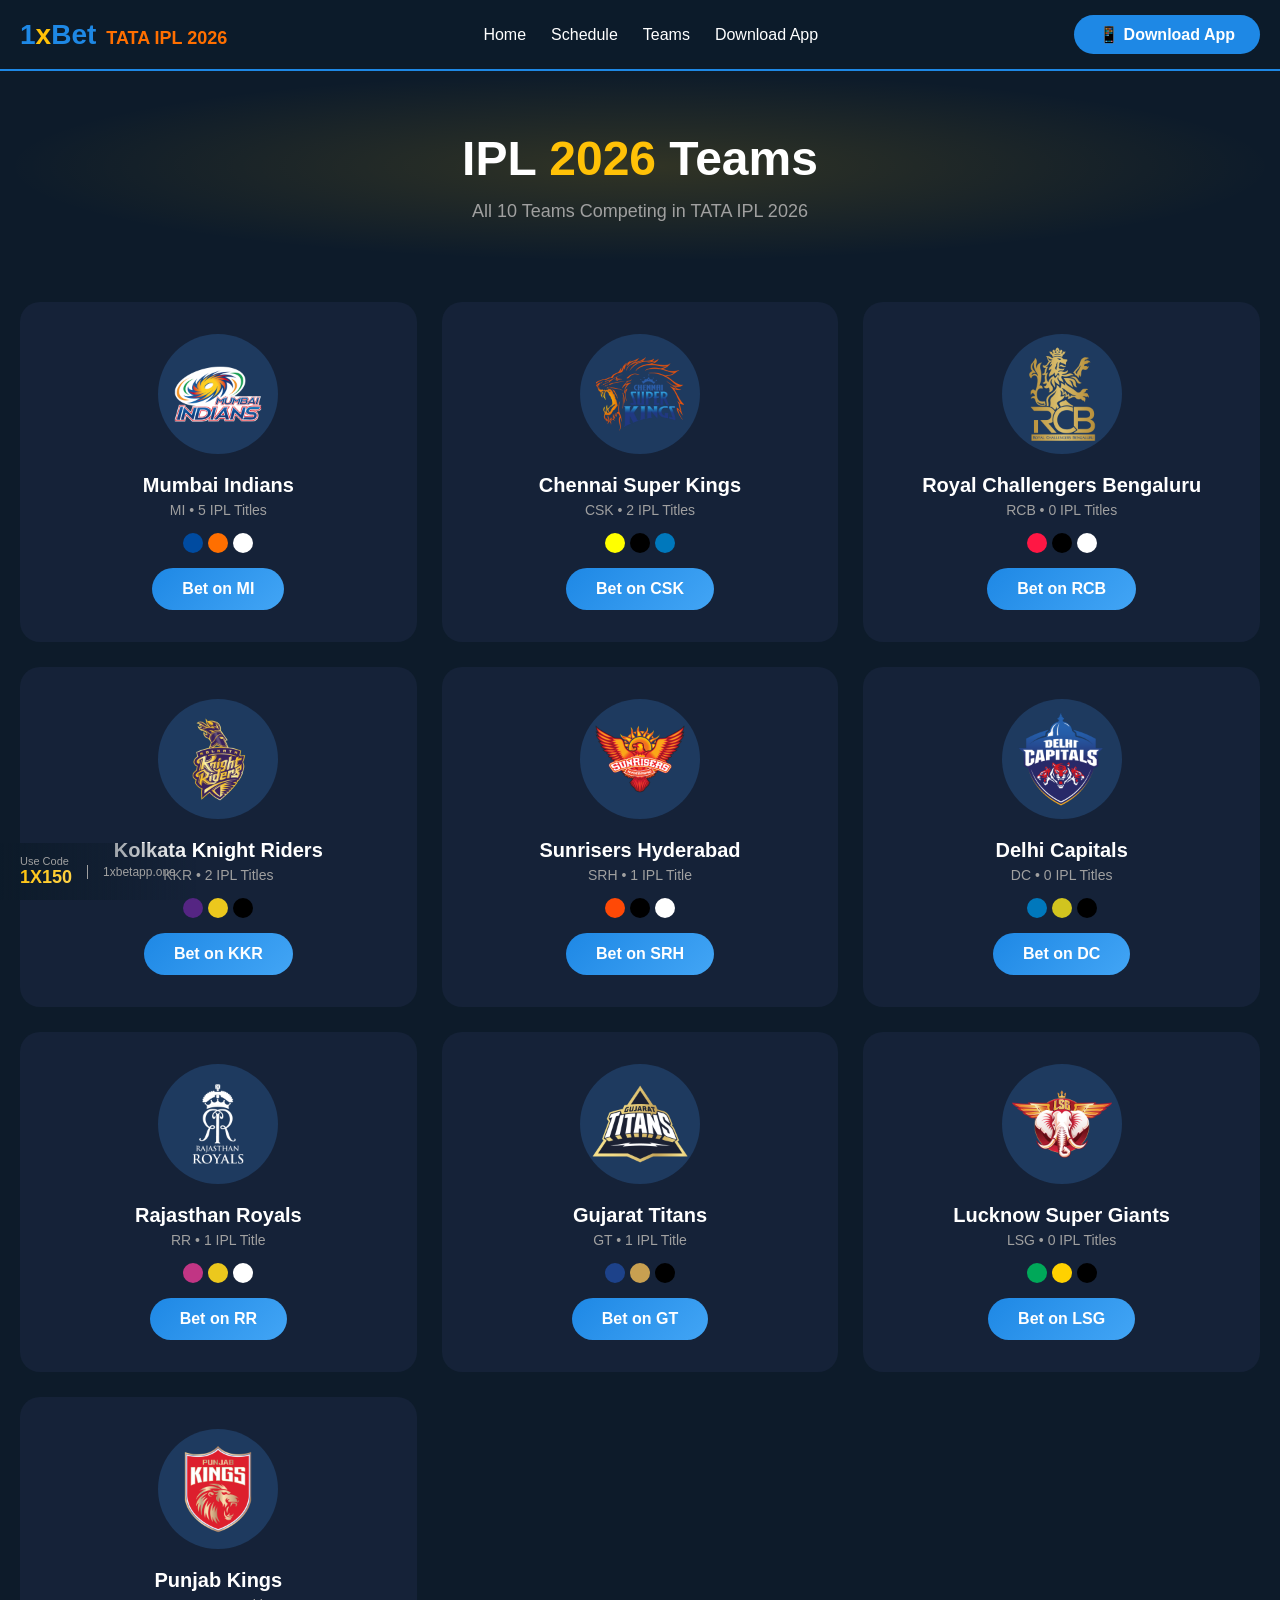
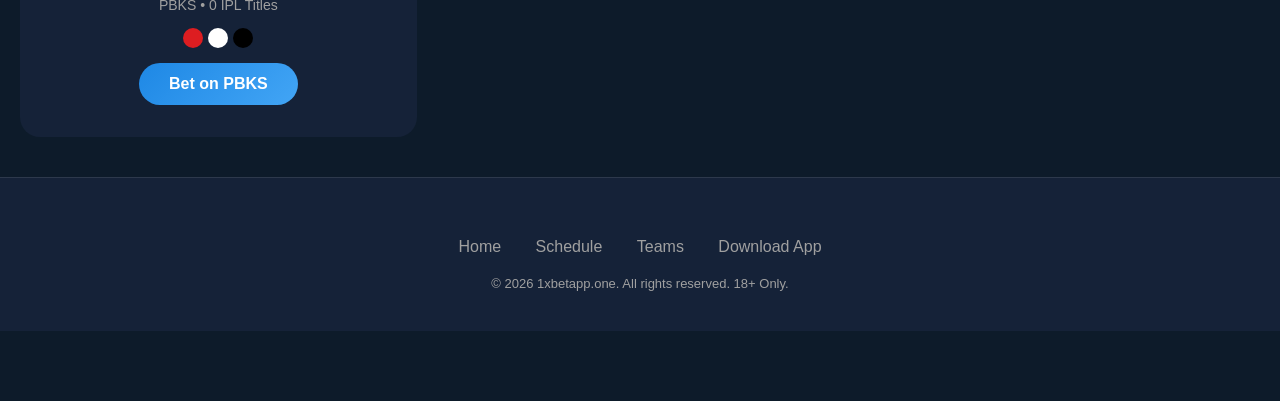
<file: ipl2026/teams.html>
<!DOCTYPE html>
<html lang="en">
<head>
    <meta charset="UTF-8">
    <meta name="viewport" content="width=device-width, initial-scale=1.0">

    <!-- SEO -->
    <title>IPL 2026 Teams | All 10 Teams with Logos & Details</title>
    <meta name="description" content="Complete list of all 10 TATA IPL 2026 teams with logos, squad details and betting odds. Bet on your favorite team at 1xBet.">
    <meta name="keywords" content="IPL 2026 teams, IPL 2026 squads, Mumbai Indians, CSK, RCB, KKR, SRH, DC, RR, GT, LSG, PBKS">
    <link rel="canonical" href="https://ipl2026.1xbetapp.one/teams.html">

    <!-- Schema -->
    <script type="application/ld+json">
    {
        "@context": "https://schema.org",
        "@type": "WebPage",
        "name": "IPL 2026 Teams",
        "description": "All 10 teams competing in TATA IPL 2026",
        "url": "https://ipl2026.1xbetapp.one/teams.html"
    }
    </script>

    <style>
        :root {
            --1xbet-blue: #1E88E5;
            --1xbet-yellow: #FFC107;
            --1xbet-dark: #0D1B2A;
            --1xbet-card: #152238;
            --1xbet-lighter: #1E3A5F;
            --mi-orange: #FF6F00;
            --csk-yellow: #FFFF00;
            --rcb-red: #FF1744;
            --kkr-purple: #552583;
            --srh-orange: #FF4906;
            --dc-blue: #0078BC;
            --rr-pink: #C13584;
            --gt-blue: #1D428A;
            --lsg-green: #00A859;
            --pbks-red: #DD1D21;
            --text-light: #ffffff;
            --text-muted: #a0a0a0;
            --orange: #FF6F00;
        }

        * { margin: 0; padding: 0; box-sizing: border-box; }
        body { font-family: 'Segoe UI', sans-serif; background: var(--1xbet-dark); color: var(--text-light); }

        header { background: rgba(13,27,42,0.98); padding: 15px 0; border-bottom: 2px solid var(--1xbet-blue); }
        .header-content { max-width: 1400px; margin: 0 auto; padding: 0 20px; display: flex; justify-content: space-between; align-items: center; }
        .logo { font-size: 28px; font-weight: 900; }
        .logo-blue { color: var(--1xbet-blue); }
        .logo-yellow { color: var(--1xbet-yellow); }
        .logo-ipl { color: var(--orange); font-size: 18px; margin-left: 10px; }
        .nav-links { display: flex; gap: 25px; list-style: none; }
        .nav-links a { color: var(--text-light); text-decoration: none; font-weight: 500; }
        .nav-links a:hover { color: var(--1xbet-yellow); }
        .download-btn { background: var(--1xbet-blue); color: white; padding: 10px 25px; border-radius: 25px; text-decoration: none; font-weight: 600; }

        .page-header { text-align: center; padding: 60px 20px 40px; background: radial-gradient(ellipse at 50% 50%, rgba(255,193,7,0.15) 0%, transparent 70%); }
        .page-header h1 { font-size: 48px; margin-bottom: 15px; }
        .page-header h1 .yellow { color: var(--1xbet-yellow); }
        .page-header p { color: var(--text-muted); font-size: 18px; }

        .container { max-width: 1400px; margin: 0 auto; padding: 40px 20px; }

        .teams-grid { display: grid; grid-template-columns: repeat(auto-fill, minmax(300px, 1fr)); gap: 25px; }

        .team-card { background: var(--1xbet-card); border-radius: 20px; padding: 30px; text-align: center; transition: all 0.3s; border: 2px solid transparent; }
        .team-card:hover { transform: translateY(-10px); border-color: var(--1xbet-blue); box-shadow: 0 20px 50px rgba(30,136,229,0.2); }

        .team-logo { width: 120px; height: 120px; margin: 0 auto 20px; border-radius: 50%; display: flex; align-items: center; justify-content: center; overflow: hidden; background: var(--1xbet-lighter); }
        .team-logo img { width: 100%; height: 100%; object-fit: contain; padding: 10px; }

        .team-name { font-size: 20px; font-weight: 700; margin-bottom: 5px; }
        .team-short { color: var(--text-muted); font-size: 14px; margin-bottom: 15px; }

        .team-colors { display: flex; justify-content: center; gap: 5px; margin-bottom: 15px; }
        .color-dot { width: 20px; height: 20px; border-radius: 50%; }

        .bet-btn { background: linear-gradient(135deg, var(--1xbet-blue), #42A5F5); color: white; padding: 12px 30px; border-radius: 25px; text-decoration: none; font-weight: 600; display: inline-block; }
        .bet-btn:hover { transform: scale(1.05); box-shadow: 0 5px 20px rgba(30,136,229,0.4); }

        footer { background: var(--1xbet-card); padding: 40px 20px; text-align: center; border-top: 1px solid rgba(255,255,255,0.1); }
        .footer-links { margin: 20px 0; }
        .footer-links a { color: var(--text-muted); margin: 0 15px; text-decoration: none; }
        .footer-copy { color: var(--text-muted); font-size: 13px; }

        .branding-footer { position: fixed; bottom: 0; left: 0; background: linear-gradient(90deg, rgba(13,27,42,0.95) 0%, transparent 100%); padding: 12px 20px; z-index: 98; display: flex; align-items: center; gap: 15px; }
        .branding-footer .promo-label { font-size: 11px; color: var(--text-muted); }
        .branding-footer .promo-code { font-size: 18px; font-weight: 900; background: linear-gradient(135deg, var(--1xbet-yellow), #FFD54F); -webkit-background-clip: text; -webkit-text-fill-color: transparent; }
        .branding-footer .website-name { font-size: 12px; color: var(--text-muted); border-left: 1px solid var(--text-muted); padding-left: 15px; }
        body { padding-bottom: 70px; }

        @media (max-width: 768px) {
            .nav-links { display: none; }
            .page-header h1 { font-size: 32px; }
        }
    </style>
</head>
<body>
    <header>
        <div class="header-content">
            <div class="logo"><span class="logo-blue">1</span><span class="logo-yellow">x</span><span class="logo-blue">Bet</span><span class="logo-ipl">TATA IPL 2026</span></div>
            <ul class="nav-links">
                <li><a href="index.html">Home</a></li>
                <li><a href="schedule.html">Schedule</a></li>
                <li><a href="teams.html">Teams</a></li>
                <li><a href="app.html">Download App</a></li>
            </ul>
            <a href="app.html" class="download-btn">📱 Download App</a>
        </div>
    </header>

    <div class="page-header">
        <h1>IPL <span class="yellow">2026</span> Teams</h1>
        <p>All 10 Teams Competing in TATA IPL 2026</p>
    </div>

    <div class="container">
        <div class="teams-grid">
            <!-- Mumbai Indians -->
            <div class="team-card">
                <div class="team-logo">
                    <img src="logos/MIoutline.png" alt="Mumbai Indians Logo" onerror="this.src='data:image/svg+xml,<svg xmlns=%22http://www.w3.org/2000/svg%22 viewBox=%220 0 100 100%22><circle cx=%2250%22 cy=%2250%22 r=%2245%22 fill=%22%23FF6F00%22/><text x=%2250%22 y=%2255%22 text-anchor=%22middle%22 fill=%22white%22 font-size=%2230%22>MI</text></svg>'">
                </div>
                <div class="team-name">Mumbai Indians</div>
                <div class="team-short">MI • 5 IPL Titles</div>
                <div class="team-colors">
                    <div class="color-dot" style="background: #004BA0;"></div>
                    <div class="color-dot" style="background: #FF6F00;"></div>
                    <div class="color-dot" style="background: #FFFFFF;"></div>
                </div>
                <a href="app.html" class="bet-btn">Bet on MI</a>
            </div>

            <!-- Chennai Super Kings -->
            <div class="team-card">
                <div class="team-logo">
                    <img src="logos/CSKoutline.png" alt="Chennai Super Kings Logo" onerror="this.src='data:image/svg+xml,<svg xmlns=%22http://www.w3.org/2000/svg%22 viewBox=%220 0 100 100%22><circle cx=%2250%22 cy=%2250%22 r=%2245%22 fill=%22%23FFFF00%22/><text x=%2250%22 y=%2255%22 text-anchor=%22middle%22 fill=%22black%22 font-size=%2230%22>CSK</text></svg>'">
                </div>
                <div class="team-name">Chennai Super Kings</div>
                <div class="team-short">CSK • 2 IPL Titles</div>
                <div class="team-colors">
                    <div class="color-dot" style="background: #FFFF00;"></div>
                    <div class="color-dot" style="background: #000000;"></div>
                    <div class="color-dot" style="background: #0078BC;"></div>
                </div>
                <a href="app.html" class="bet-btn">Bet on CSK</a>
            </div>

            <!-- Royal Challengers Bengaluru -->
            <div class="team-card">
                <div class="team-logo">
                    <img src="logos/RCBoutline.png" alt="RCB Logo" onerror="this.src='data:image/svg+xml,<svg xmlns=%22http://www.w3.org/2000/svg%22 viewBox=%220 0 100 100%22><circle cx=%2250%22 cy=%2250%22 r=%2245%22 fill=%22%23FF1744%22/><text x=%2250%22 y=%2255%22 text-anchor=%22middle%22 fill=%22white%22 font-size=%2225%22>RCB</text></svg>'">
                </div>
                <div class="team-name">Royal Challengers Bengaluru</div>
                <div class="team-short">RCB • 0 IPL Titles</div>
                <div class="team-colors">
                    <div class="color-dot" style="background: #FF1744;"></div>
                    <div class="color-dot" style="background: #000000;"></div>
                    <div class="color-dot" style="background: #FFFFFF;"></div>
                </div>
                <a href="app.html" class="bet-btn">Bet on RCB</a>
            </div>

            <!-- Kolkata Knight Riders -->
            <div class="team-card">
                <div class="team-logo">
                    <img src="logos/KKRoutline.png" alt="KKR Logo" onerror="this.src='data:image/svg+xml,<svg xmlns=%22http://www.w3.org/2000/svg%22 viewBox=%220 0 100 100%22><circle cx=%2250%22 cy=%2250%22 r=%2245%22 fill=%22%23552583%22/><text x=%2250%22 y=%2255%22 text-anchor=%22middle%22 fill=%22white%22 font-size=%2230%22>KKR</text></svg>'">
                </div>
                <div class="team-name">Kolkata Knight Riders</div>
                <div class="team-short">KKR • 2 IPL Titles</div>
                <div class="team-colors">
                    <div class="color-dot" style="background: #552583;"></div>
                    <div class="color-dot" style="background: #ECC81D;"></div>
                    <div class="color-dot" style="background: #000000;"></div>
                </div>
                <a href="app.html" class="bet-btn">Bet on KKR</a>
            </div>

            <!-- Sunrisers Hyderabad -->
            <div class="team-card">
                <div class="team-logo">
                    <img src="logos/SRHoutline.png" alt="SRH Logo" onerror="this.src='data:image/svg+xml,<svg xmlns=%22http://www.w3.org/2000/svg%22 viewBox=%220 0 100 100%22><circle cx=%2250%22 cy=%2250%22 r=%2245%22 fill=%22%23FF4906%22/><text x=%2250%22 y=%2255%22 text-anchor=%22middle%22 fill=%22white%22 font-size=%2225%22>SRH</text></svg>'">
                </div>
                <div class="team-name">Sunrisers Hyderabad</div>
                <div class="team-short">SRH • 1 IPL Title</div>
                <div class="team-colors">
                    <div class="color-dot" style="background: #FF4906;"></div>
                    <div class="color-dot" style="background: #000000;"></div>
                    <div class="color-dot" style="background: #FFFFFF;"></div>
                </div>
                <a href="app.html" class="bet-btn">Bet on SRH</a>
            </div>

            <!-- Delhi Capitals -->
            <div class="team-card">
                <div class="team-logo">
                    <img src="logos/DCoutline.png" alt="DC Logo" onerror="this.src='data:image/svg+xml,<svg xmlns=%22http://www.w3.org/2000/svg%22 viewBox=%220 0 100 100%22><circle cx=%2250%22 cy=%2250%22 r=%2245%22 fill=%22%230078BC%22/><text x=%2250%22 y=%2255%22 text-anchor=%22middle%22 fill=%22white%22 font-size=%2230%22>DC</text></svg>'">
                </div>
                <div class="team-name">Delhi Capitals</div>
                <div class="team-short">DC • 0 IPL Titles</div>
                <div class="team-colors">
                    <div class="color-dot" style="background: #0078BC;"></div>
                    <div class="color-dot" style="background: #D1C41F;"></div>
                    <div class="color-dot" style="background: #000000;"></div>
                </div>
                <a href="app.html" class="bet-btn">Bet on DC</a>
            </div>

            <!-- Rajasthan Royals -->
            <div class="team-card">
                <div class="team-logo">
                    <img src="logos/RR_Logo.png" alt="RR Logo" onerror="this.src='data:image/svg+xml,<svg xmlns=%22http://www.w3.org/2000/svg%22 viewBox=%220 0 100 100%22><circle cx=%2250%22 cy=%2250%22 r=%2245%22 fill=%22%23C13584%22/><text x=%2250%22 y=%2255%22 text-anchor=%22middle%22 fill=%22white%22 font-size=%2230%22>RR</text></svg>'">
                </div>
                <div class="team-name">Rajasthan Royals</div>
                <div class="team-short">RR • 1 IPL Title</div>
                <div class="team-colors">
                    <div class="color-dot" style="background: #C13584;"></div>
                    <div class="color-dot" style="background: #ECC81D;"></div>
                    <div class="color-dot" style="background: #FFFFFF;"></div>
                </div>
                <a href="app.html" class="bet-btn">Bet on RR</a>
            </div>

            <!-- Gujarat Titans -->
            <div class="team-card">
                <div class="team-logo">
                    <img src="logos/GToutline.png" alt="GT Logo" onerror="this.src='data:image/svg+xml,<svg xmlns=%22http://www.w3.org/2000/svg%22 viewBox=%220 0 100 100%22><circle cx=%2250%22 cy=%2250%22 r=%2245%22 fill=%22%231D428A%22/><text x=%2250%22 y=%2255%22 text-anchor=%22middle%22 fill=%22white%22 font-size=%2230%22>GT</text></svg>'">
                </div>
                <div class="team-name">Gujarat Titans</div>
                <div class="team-short">GT • 1 IPL Title</div>
                <div class="team-colors">
                    <div class="color-dot" style="background: #1D428A;"></div>
                    <div class="color-dot" style="background: #C8A051;"></div>
                    <div class="color-dot" style="background: #000000;"></div>
                </div>
                <a href="app.html" class="bet-btn">Bet on GT</a>
            </div>

            <!-- Lucknow Super Giants -->
            <div class="team-card">
                <div class="team-logo">
                    <img src="logos/LSGoutline.png" alt="LSG Logo" onerror="this.src='data:image/svg+xml,<svg xmlns=%22http://www.w3.org/2000/svg%22 viewBox=%220 0 100 100%22><circle cx=%2250%22 cy=%2250%22 r=%2245%22 fill=%22%2300A859%22/><text x=%2250%22 y=%2255%22 text-anchor=%22middle%22 fill=%22white%22 font-size=%2225%22>LSG</text></svg>'">
                </div>
                <div class="team-name">Lucknow Super Giants</div>
                <div class="team-short">LSG • 0 IPL Titles</div>
                <div class="team-colors">
                    <div class="color-dot" style="background: #00A859;"></div>
                    <div class="color-dot" style="background: #FFD100;"></div>
                    <div class="color-dot" style="background: #000000;"></div>
                </div>
                <a href="app.html" class="bet-btn">Bet on LSG</a>
            </div>

            <!-- Punjab Kings -->
            <div class="team-card">
                <div class="team-logo">
                    <img src="logos/PBKSoutline.png" alt="PBKS Logo" onerror="this.src='data:image/svg+xml,<svg xmlns=%22http://www.w3.org/2000/svg%22 viewBox=%220 0 100 100%22><circle cx=%2250%22 cy=%2250%22 r=%2245%22 fill=%22%23DD1D21%22/><text x=%2250%22 y=%2255%22 text-anchor=%22middle%22 fill=%22white%22 font-size=%2225%22>PBKS</text></svg>'">
                </div>
                <div class="team-name">Punjab Kings</div>
                <div class="team-short">PBKS • 0 IPL Titles</div>
                <div class="team-colors">
                    <div class="color-dot" style="background: #DD1D21;"></div>
                    <div class="color-dot" style="background: #FFFFFF;"></div>
                    <div class="color-dot" style="background: #000000;"></div>
                </div>
                <a href="app.html" class="bet-btn">Bet on PBKS</a>
            </div>
        </div>
    </div>

    <footer>
        <div class="footer-links">
            <a href="index.html">Home</a>
            <a href="schedule.html">Schedule</a>
            <a href="teams.html">Teams</a>
            <a href="app.html">Download App</a>
        </div>
        <p class="footer-copy">&copy; 2026 1xbetapp.one. All rights reserved. 18+ Only.</p>
    </footer>

    <div class="branding-footer">
        <div>
            <div class="promo-label">Use Code</div>
            <div class="promo-code">1X150</div>
        </div>
        <div class="website-name">1xbetapp.one</div>
    </div>
</body>
</html>
</file>
